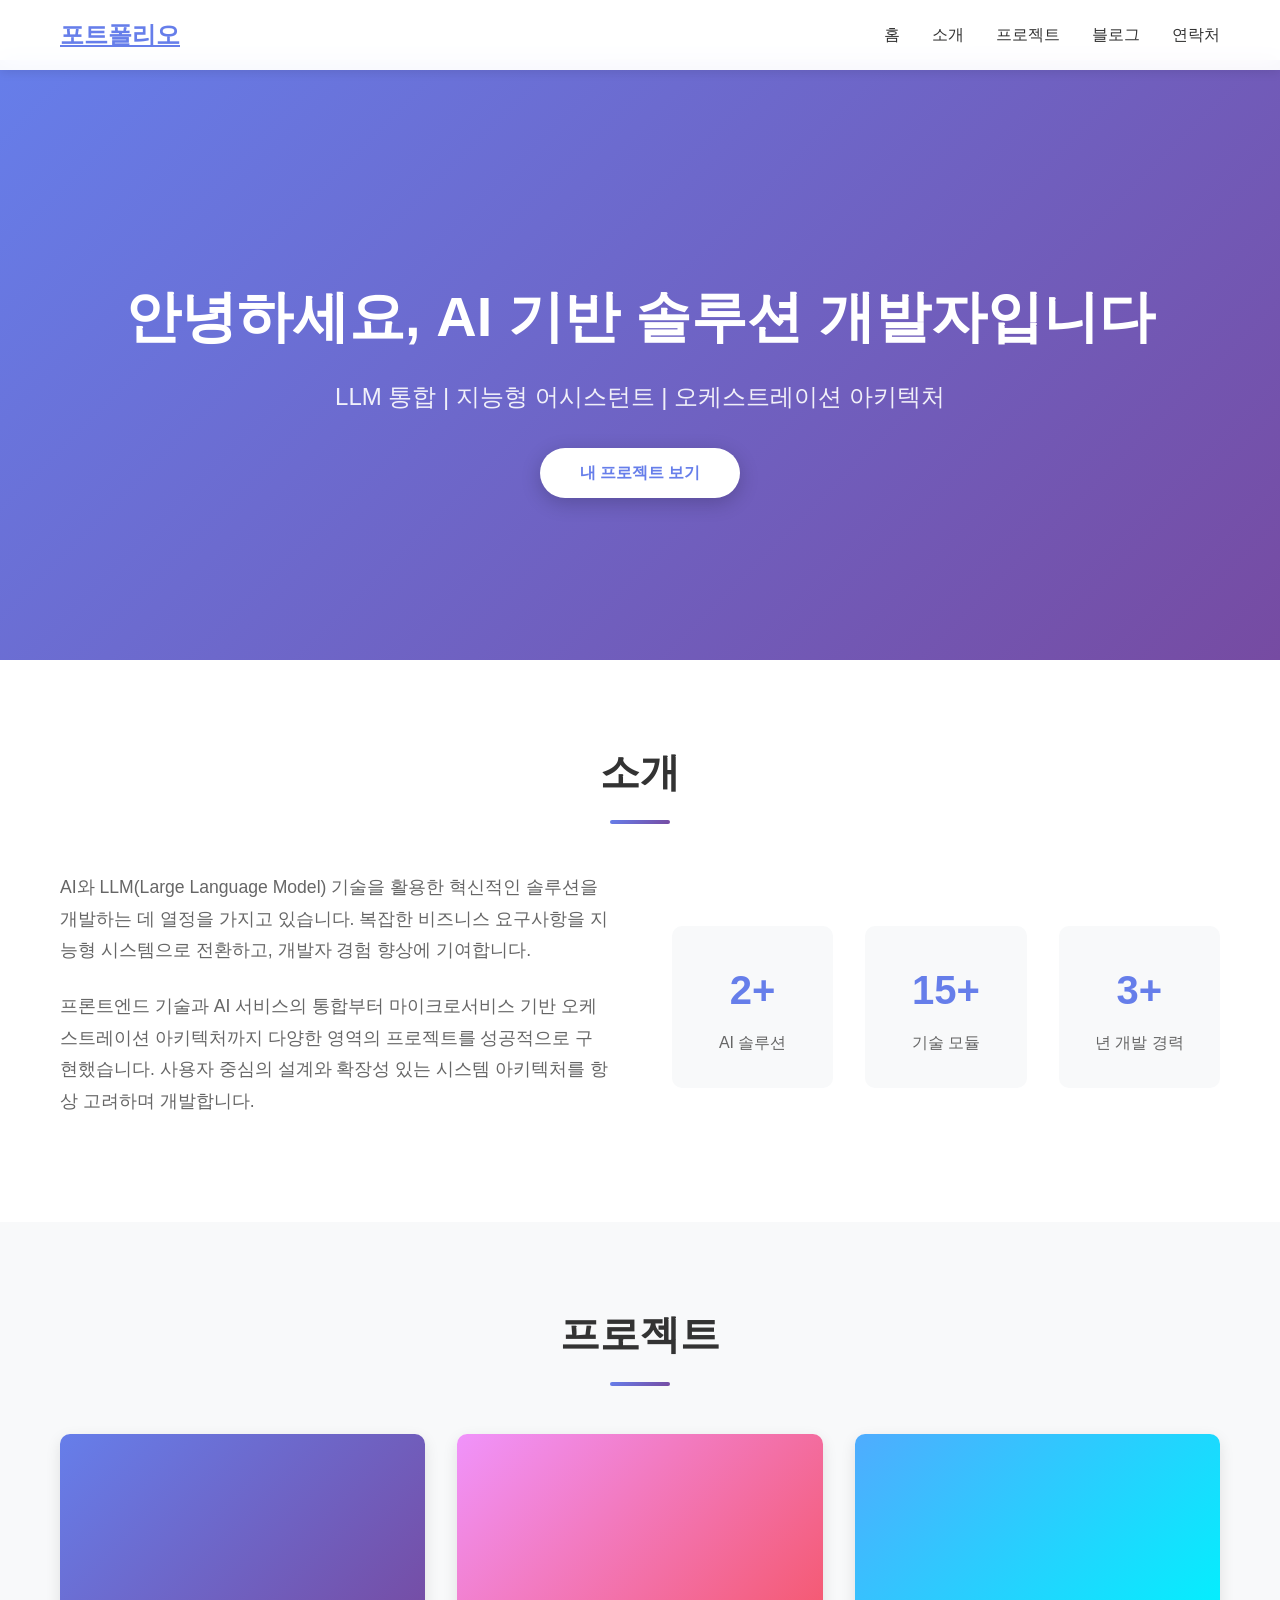
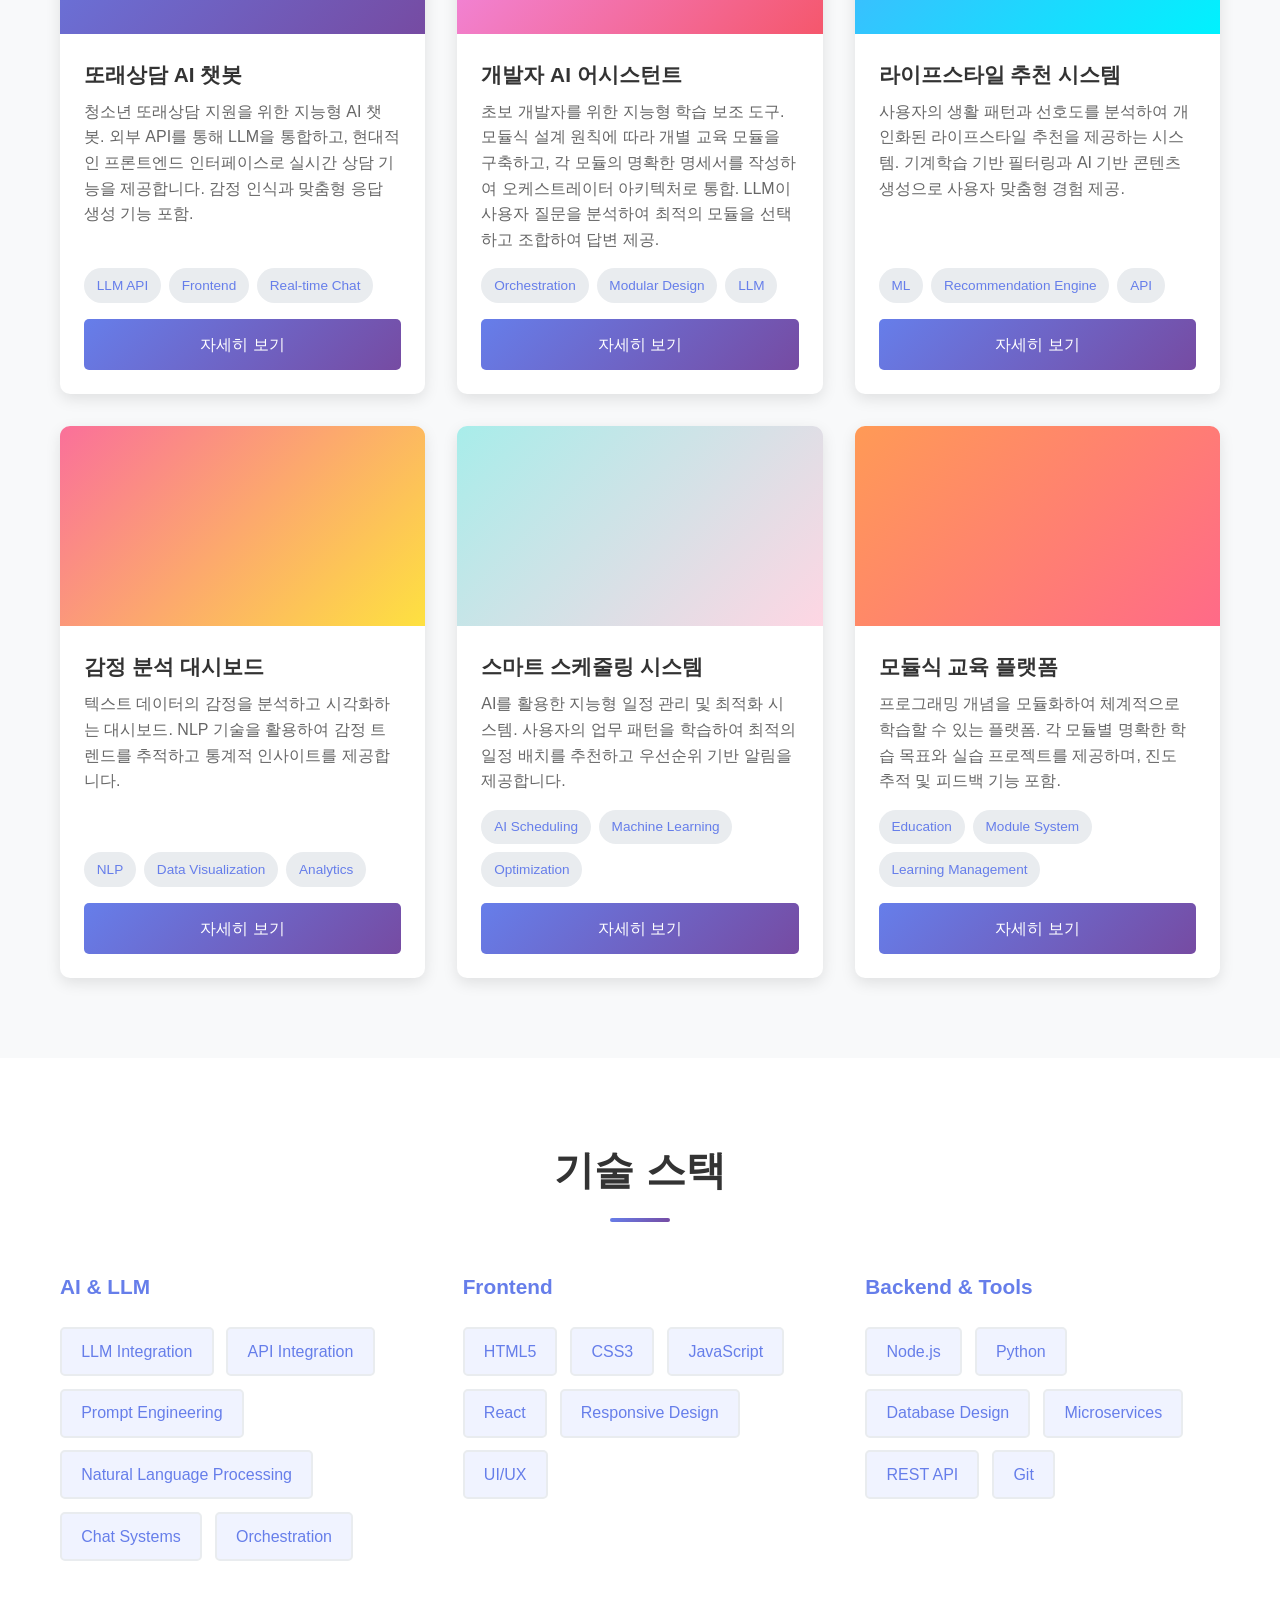
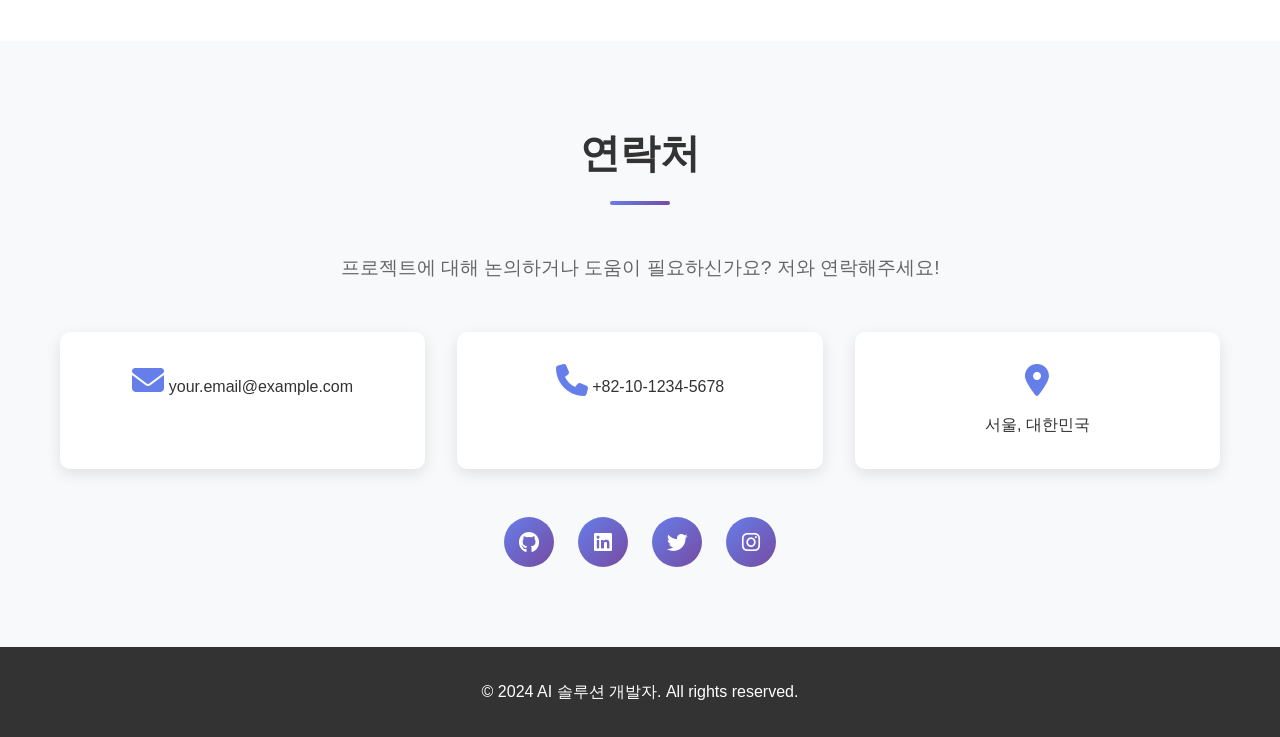
<file: index.html>
<!DOCTYPE html>
<html lang="ko">
<head>
    <meta charset="UTF-8">
    <meta name="viewport" content="width=device-width, initial-scale=1.0">
    <title>김개발 | 포트폴리오</title>
    <link rel="stylesheet" href="https://cdnjs.cloudflare.com/ajax/libs/font-awesome/6.4.0/css/all.min.css">
    <link rel="stylesheet" href="styles.css">
</head>
<body>
    <!-- 네비게이션 바 -->
    <nav class="navbar">
        <div class="container">
            <a href="index.html" class="logo">포트폴리오</a>
            <ul class="nav-links">
                <li><a href="index.html#hero">홈</a></li>
                <li><a href="about.html">소개</a></li>
                <li><a href="index.html#projects">프로젝트</a></li>
                <li><a href="blog.html">블로그</a></li>
                <li><a href="contact.html">연락처</a></li>
            </ul>
        </div>
    </nav>

    <!-- 히어로 섹션 -->
    <section id="hero" class="hero">
        <div class="hero-content">
            <h1 class="hero-title">안녕하세요, AI 기반 솔루션 개발자입니다</h1>
            <p class="hero-subtitle">LLM 통합 | 지능형 어시스턴트 | 오케스트레이션 아키텍처</p>
            <a href="#projects" class="cta-button">내 프로젝트 보기</a>
        </div>
    </section>

    <!-- 소개 섹션 -->
    <section id="about" class="about">
        <div class="container">
            <h2 class="section-title">소개</h2>
            <div class="about-content">
                <div class="about-text">
                    <p>AI와 LLM(Large Language Model) 기술을 활용한 혁신적인 솔루션을 개발하는 데 열정을 가지고 있습니다. 복잡한 비즈니스 요구사항을 지능형 시스템으로 전환하고, 개발자 경험 향상에 기여합니다.</p>
                    <p>프론트엔드 기술과 AI 서비스의 통합부터 마이크로서비스 기반 오케스트레이션 아키텍처까지 다양한 영역의 프로젝트를 성공적으로 구현했습니다. 사용자 중심의 설계와 확장성 있는 시스템 아키텍처를 항상 고려하며 개발합니다.</p>
                </div>
                <div class="about-stats">
                    <div class="stat">
                        <div class="stat-number">2+</div>
                        <div class="stat-label">AI 솔루션</div>
                    </div>
                    <div class="stat">
                        <div class="stat-number">15+</div>
                        <div class="stat-label">기술 모듈</div>
                    </div>
                    <div class="stat">
                        <div class="stat-number">3+</div>
                        <div class="stat-label">년 개발 경력</div>
                    </div>
                </div>
            </div>
        </div>
    </section>

    <!-- 프로젝트 섹션 -->
    <section id="projects" class="projects">
        <div class="container">
            <h2 class="section-title">프로젝트</h2>
            <div class="projects-grid">
                <div class="project-card">
                    <div class="project-image" style="background: linear-gradient(135deg, #667eea 0%, #764ba2 100%);"></div>
                    <h3>또래상담 AI 챗봇</h3>
                    <p>청소년 또래상담 지원을 위한 지능형 AI 챗봇. 외부 API를 통해 LLM을 통합하고, 현대적인 프론트엔드 인터페이스로 실시간 상담 기능을 제공합니다. 감정 인식과 맞춤형 응답 생성 기능 포함.</p>
                    <div class="project-tags">
                        <span class="tag">LLM API</span>
                        <span class="tag">Frontend</span>
                        <span class="tag">Real-time Chat</span>
                    </div>
                    <a href="projects/project1.html" class="project-link">자세히 보기</a>
                </div>

                <div class="project-card">
                    <div class="project-image" style="background: linear-gradient(135deg, #f093fb 0%, #f5576c 100%);"></div>
                    <h3>개발자 AI 어시스턴트</h3>
                    <p>초보 개발자를 위한 지능형 학습 보조 도구. 모듈식 설계 원칙에 따라 개별 교육 모듈을 구축하고, 각 모듈의 명확한 명세서를 작성하여 오케스트레이터 아키텍처로 통합. LLM이 사용자 질문을 분석하여 최적의 모듈을 선택하고 조합하여 답변 제공.</p>
                    <div class="project-tags">
                        <span class="tag">Orchestration</span>
                        <span class="tag">Modular Design</span>
                        <span class="tag">LLM</span>
                    </div>
                    <a href="projects/project2.html" class="project-link">자세히 보기</a>
                </div>

                <div class="project-card">
                    <div class="project-image" style="background: linear-gradient(135deg, #4facfe 0%, #00f2fe 100%);"></div>
                    <h3>라이프스타일 추천 시스템</h3>
                    <p>사용자의 생활 패턴과 선호도를 분석하여 개인화된 라이프스타일 추천을 제공하는 시스템. 기계학습 기반 필터링과 AI 기반 콘텐츠 생성으로 사용자 맞춤형 경험 제공.</p>
                    <div class="project-tags">
                        <span class="tag">ML</span>
                        <span class="tag">Recommendation Engine</span>
                        <span class="tag">API</span>
                    </div>
                    <a href="projects/project3.html" class="project-link">자세히 보기</a>
                </div>

                <div class="project-card">
                    <div class="project-image" style="background: linear-gradient(135deg, #fa709a 0%, #fee140 100%);"></div>
                    <h3>감정 분석 대시보드</h3>
                    <p>텍스트 데이터의 감정을 분석하고 시각화하는 대시보드. NLP 기술을 활용하여 감정 트렌드를 추적하고 통계적 인사이트를 제공합니다.</p>
                    <div class="project-tags">
                        <span class="tag">NLP</span>
                        <span class="tag">Data Visualization</span>
                        <span class="tag">Analytics</span>
                    </div>
                    <a href="projects/project4.html" class="project-link">자세히 보기</a>
                </div>

                <div class="project-card">
                    <div class="project-image" style="background: linear-gradient(135deg, #a8edea 0%, #fed6e3 100%);"></div>
                    <h3>스마트 스케줄링 시스템</h3>
                    <p>AI를 활용한 지능형 일정 관리 및 최적화 시스템. 사용자의 업무 패턴을 학습하여 최적의 일정 배치를 추천하고 우선순위 기반 알림을 제공합니다.</p>
                    <div class="project-tags">
                        <span class="tag">AI Scheduling</span>
                        <span class="tag">Machine Learning</span>
                        <span class="tag">Optimization</span>
                    </div>
                    <a href="projects/project5.html" class="project-link">자세히 보기</a>
                </div>

                <div class="project-card">
                    <div class="project-image" style="background: linear-gradient(135deg, #ff9a56 0%, #ff6a88 100%);"></div>
                    <h3>모듈식 교육 플랫폼</h3>
                    <p>프로그래밍 개념을 모듈화하여 체계적으로 학습할 수 있는 플랫폼. 각 모듈별 명확한 학습 목표와 실습 프로젝트를 제공하며, 진도 추적 및 피드백 기능 포함.</p>
                    <div class="project-tags">
                        <span class="tag">Education</span>
                        <span class="tag">Module System</span>
                        <span class="tag">Learning Management</span>
                    </div>
                    <a href="projects/project6.html" class="project-link">자세히 보기</a>
                </div>
            </div>
        </div>
    </section>

    <!-- 기술 섹션 -->
    <section id="skills" class="skills">
        <div class="container">
            <h2 class="section-title">기술 스택</h2>
            <div class="skills-grid">
                <div class="skill-category">
                    <h3>AI & LLM</h3>
                    <div class="skill-items">
                        <span class="skill-item">LLM Integration</span>
                        <span class="skill-item">API Integration</span>
                        <span class="skill-item">Prompt Engineering</span>
                        <span class="skill-item">Natural Language Processing</span>
                        <span class="skill-item">Chat Systems</span>
                        <span class="skill-item">Orchestration</span>
                    </div>
                </div>

                <div class="skill-category">
                    <h3>Frontend</h3>
                    <div class="skill-items">
                        <span class="skill-item">HTML5</span>
                        <span class="skill-item">CSS3</span>
                        <span class="skill-item">JavaScript</span>
                        <span class="skill-item">React</span>
                        <span class="skill-item">Responsive Design</span>
                        <span class="skill-item">UI/UX</span>
                    </div>
                </div>

                <div class="skill-category">
                    <h3>Backend & Tools</h3>
                    <div class="skill-items">
                        <span class="skill-item">Node.js</span>
                        <span class="skill-item">Python</span>
                        <span class="skill-item">Database Design</span>
                        <span class="skill-item">Microservices</span>
                        <span class="skill-item">REST API</span>
                        <span class="skill-item">Git</span>
                    </div>
                </div>
            </div>
        </div>
    </section>

    <!-- 연락처 섹션 -->
    <section id="contact" class="contact">
        <div class="container">
            <h2 class="section-title">연락처</h2>
            <div class="contact-content">
                <p class="contact-intro">프로젝트에 대해 논의하거나 도움이 필요하신가요? 저와 연락해주세요!</p>
                <div class="contact-methods">
                    <div class="contact-item">
                        <i class="fas fa-envelope"></i>
                        <a href="mailto:your.email@example.com">your.email@example.com</a>
                    </div>
                    <div class="contact-item">
                        <i class="fas fa-phone"></i>
                        <a href="tel:+82-10-1234-5678">+82-10-1234-5678</a>
                    </div>
                    <div class="contact-item">
                        <i class="fas fa-map-marker-alt"></i>
                        <p>서울, 대한민국</p>
                    </div>
                </div>
                <div class="social-links">
                    <a href="https://github.com" target="_blank" class="social-link">
                        <i class="fab fa-github"></i>
                    </a>
                    <a href="https://linkedin.com" target="_blank" class="social-link">
                        <i class="fab fa-linkedin"></i>
                    </a>
                    <a href="https://twitter.com" target="_blank" class="social-link">
                        <i class="fab fa-twitter"></i>
                    </a>
                    <a href="https://instagram.com" target="_blank" class="social-link">
                        <i class="fab fa-instagram"></i>
                    </a>
                </div>
            </div>
        </div>
    </section>

    <!-- 푸터 -->
    <footer class="footer">
        <div class="container">
            <p>&copy; 2024 AI 솔루션 개발자. All rights reserved.</p>
        </div>
    </footer>

    <script src="script.js"></script>    <script src="script.js"></script></body>
</html>
</file>
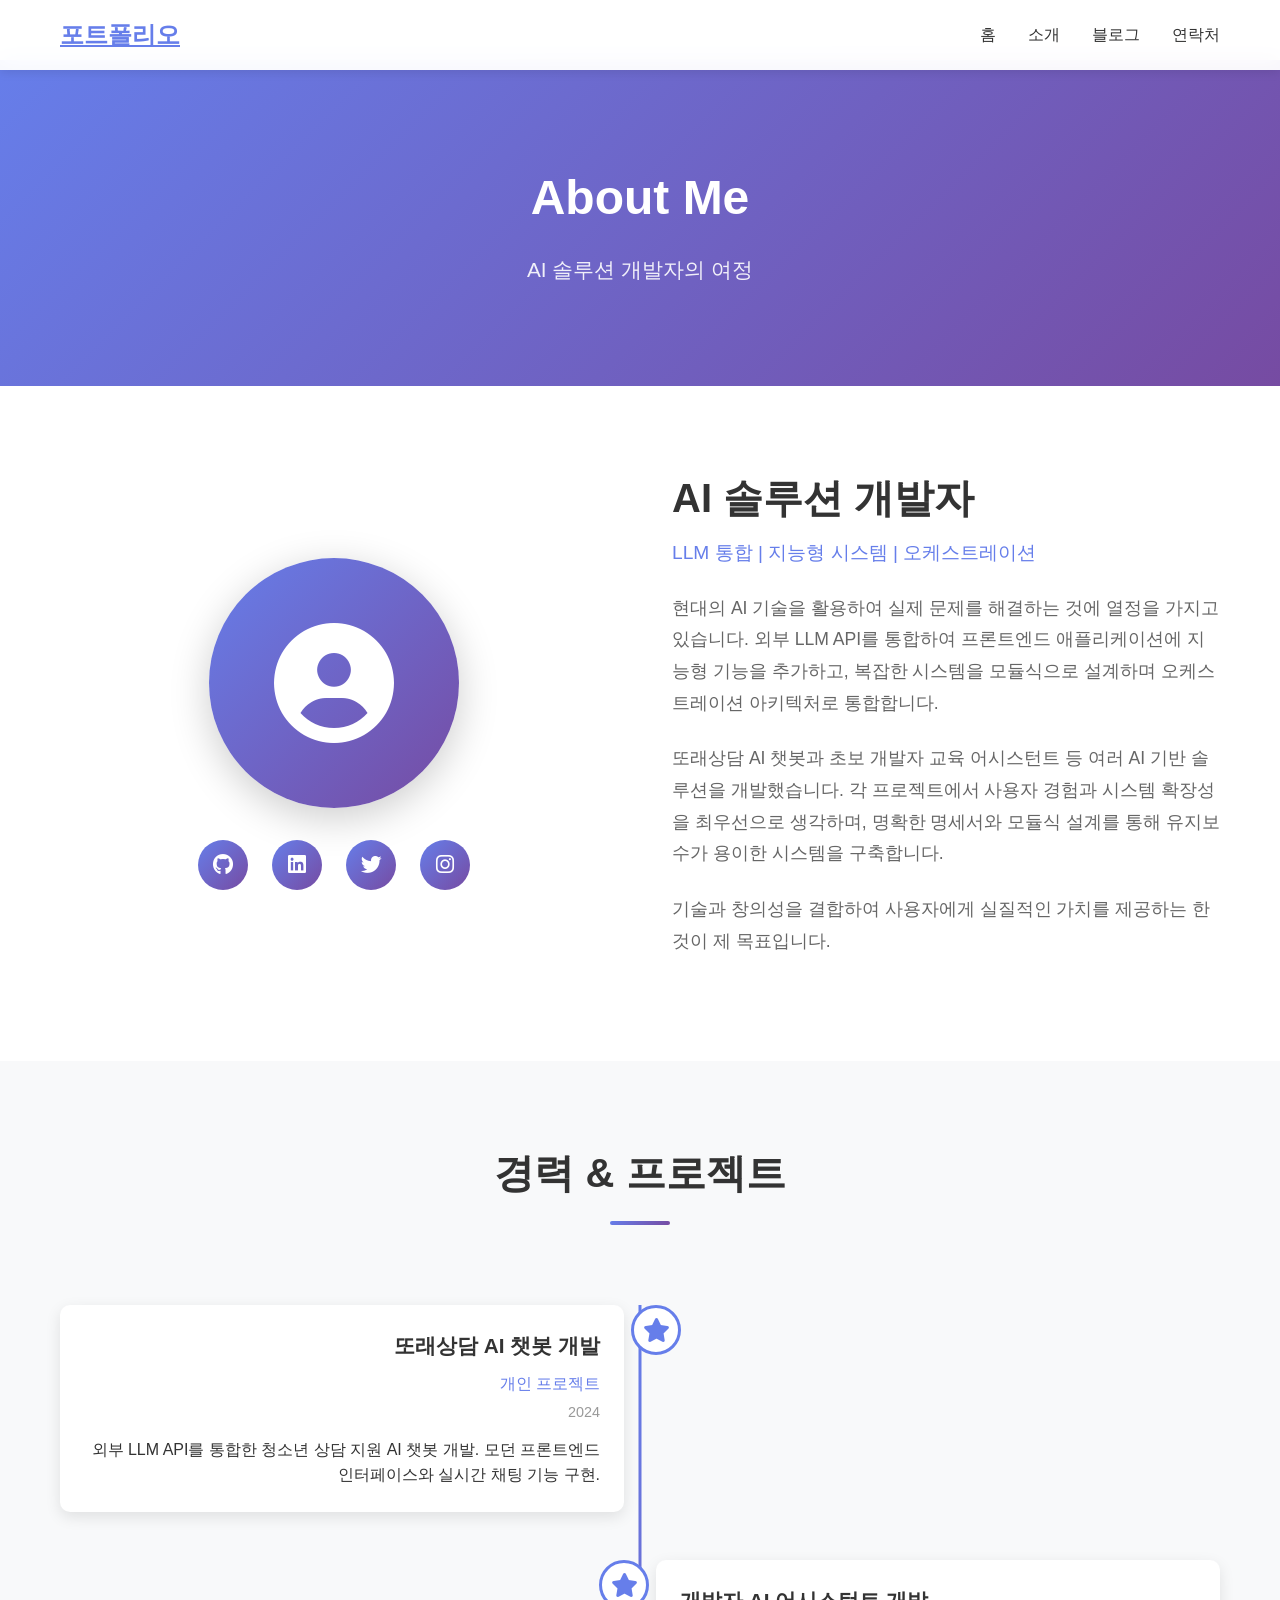
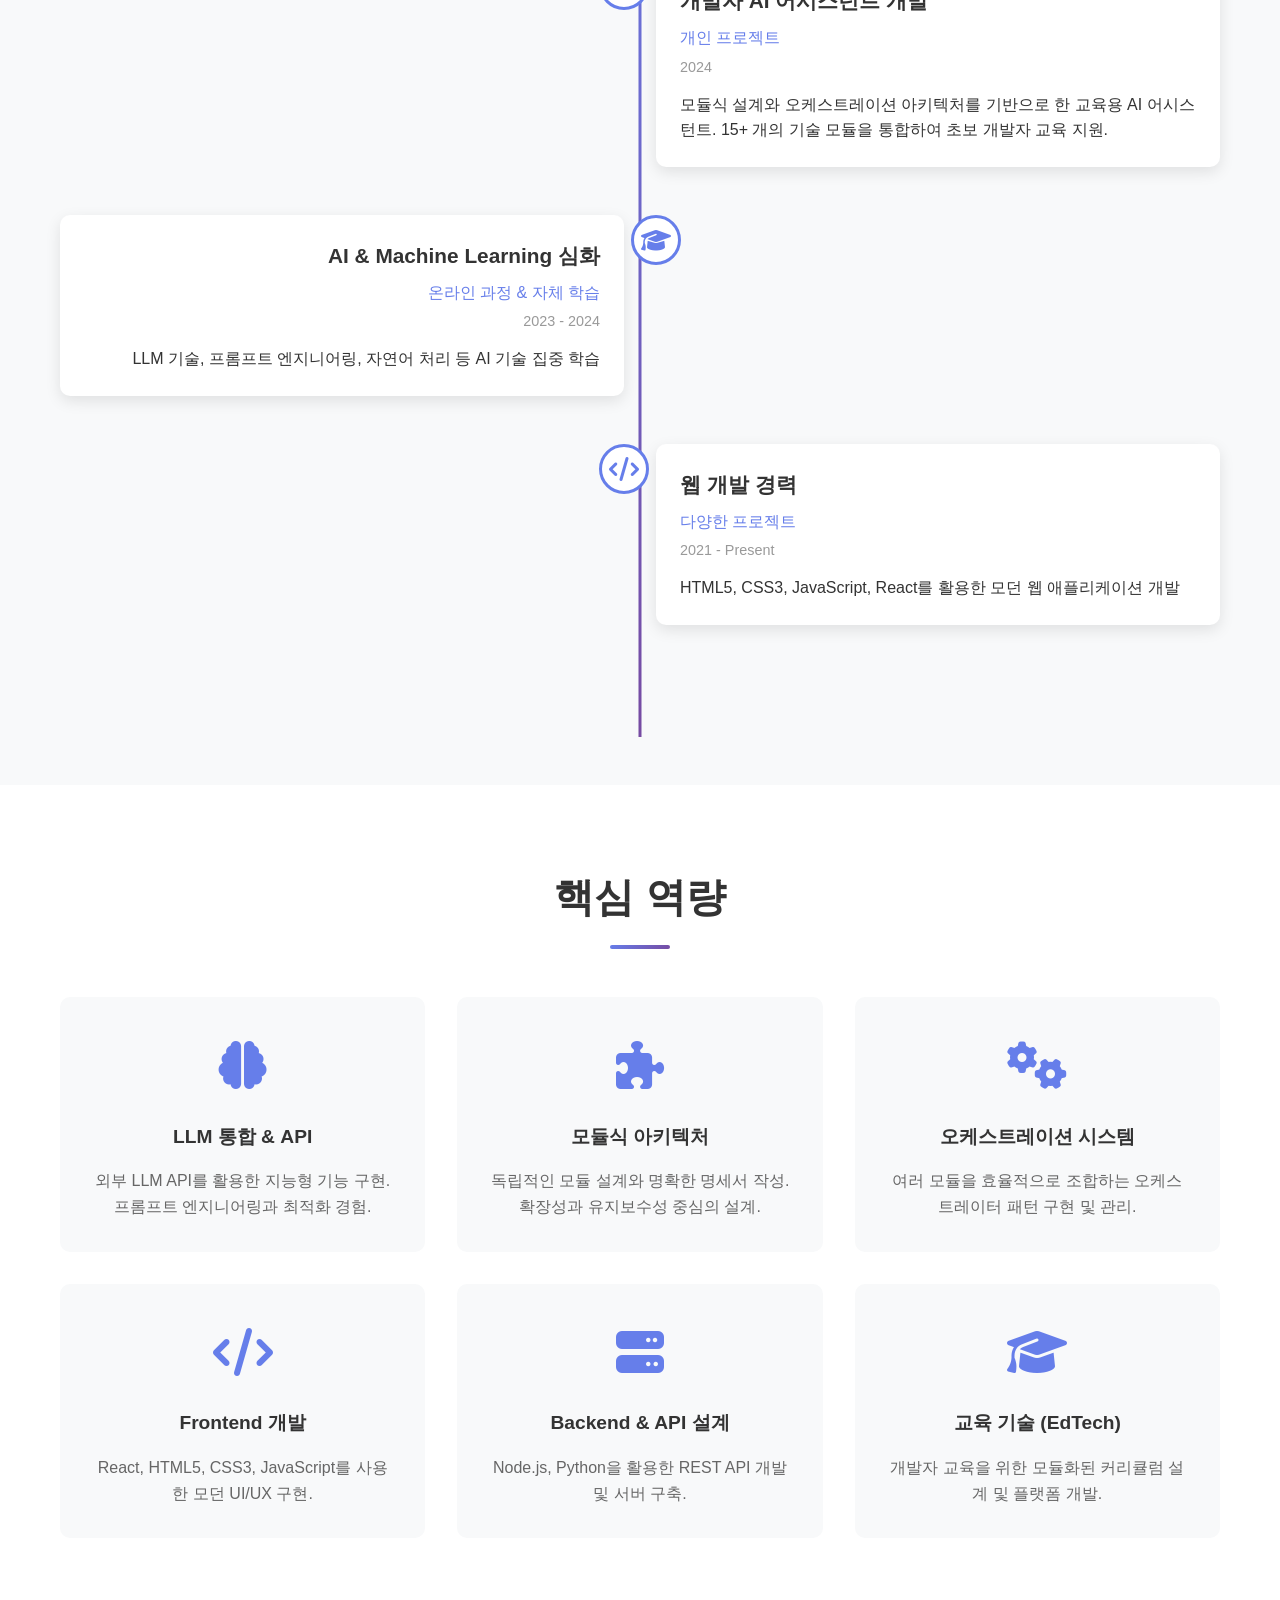
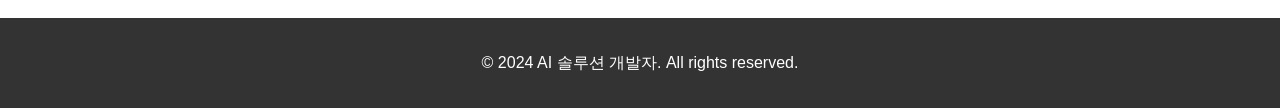
<file: about.html>
<!DOCTYPE html>
<html lang="ko">
<head>
    <meta charset="UTF-8">
    <meta name="viewport" content="width=device-width, initial-scale=1.0">
    <title>About Me | 포트폴리오</title>
    <link rel="stylesheet" href="https://cdnjs.cloudflare.com/ajax/libs/font-awesome/6.4.0/css/all.min.css">
    <link rel="stylesheet" href="styles.css">
    <link rel="stylesheet" href="css/pages.css">
</head>
<body>
    <!-- 네비게이션 바 -->
    <nav class="navbar">
        <div class="container">
            <a href="index.html" class="logo">포트폴리오</a>
            <ul class="nav-links">
                <li><a href="index.html">홈</a></li>
                <li><a href="about.html" class="active">소개</a></li>
                <li><a href="blog.html">블로그</a></li>
                <li><a href="contact.html">연락처</a></li>
            </ul>
        </div>
    </nav>

    <!-- 페이지 헤더 -->
    <section class="page-header">
        <h1>About Me</h1>
        <p>AI 솔루션 개발자의 여정</p>
    </section>

    <main>
        <!-- 개인 소개 -->
        <section class="about-detail">
            <div class="container">
                <div class="about-grid">
                    <div class="about-left">
                        <div class="profile-image-large">
                            <i class="fas fa-user-circle"></i>
                        </div>
                        <div class="social-links-about">
                            <a href="#" class="social-link-about"><i class="fab fa-github"></i></a>
                            <a href="#" class="social-link-about"><i class="fab fa-linkedin"></i></a>
                            <a href="#" class="social-link-about"><i class="fab fa-twitter"></i></a>
                            <a href="#" class="social-link-about"><i class="fab fa-instagram"></i></a>
                        </div>
                    </div>
                    <div class="about-right">
                        <h2>AI 솔루션 개발자</h2>
                        <p class="sub-title">LLM 통합 | 지능형 시스템 | 오케스트레이션</p>
                        <p class="description">
                            현대의 AI 기술을 활용하여 실제 문제를 해결하는 것에 열정을 가지고 있습니다. 외부 LLM API를 통합하여 프론트엔드 애플리케이션에 지능형 기능을 추가하고, 복잡한 시스템을 모듈식으로 설계하며 오케스트레이션 아키텍처로 통합합니다.
                        </p>
                        <p class="description">
                            또래상담 AI 챗봇과 초보 개발자 교육 어시스턴트 등 여러 AI 기반 솔루션을 개발했습니다. 각 프로젝트에서 사용자 경험과 시스템 확장성을 최우선으로 생각하며, 명확한 명세서와 모듈식 설계를 통해 유지보수가 용이한 시스템을 구축합니다.
                        </p>
                        <p class="description">
                            기술과 창의성을 결합하여 사용자에게 실질적인 가치를 제공하는 한 것이 제 목표입니다.
                        </p>
                    </div>
                </div>
            </div>
        </section>

        <!-- 경력 및 교육 -->
        <section class="timeline-section">
            <div class="container">
                <h2 class="section-title">경력 & 프로젝트</h2>
                <div class="timeline">
                    <div class="timeline-item">
                        <div class="timeline-marker">
                            <i class="fas fa-star"></i>
                        </div>
                        <div class="timeline-content">
                            <h3>또래상담 AI 챗봇 개발</h3>
                            <p class="timeline-company">개인 프로젝트</p>
                            <p class="timeline-date">2024</p>
                            <p>외부 LLM API를 통합한 청소년 상담 지원 AI 챗봇 개발. 모던 프론트엔드 인터페이스와 실시간 채팅 기능 구현.</p>
                        </div>
                    </div>

                    <div class="timeline-item">
                        <div class="timeline-marker">
                            <i class="fas fa-star"></i>
                        </div>
                        <div class="timeline-content">
                            <h3>개발자 AI 어시스턴트 개발</h3>
                            <p class="timeline-company">개인 프로젝트</p>
                            <p class="timeline-date">2024</p>
                            <p>모듈식 설계와 오케스트레이션 아키텍처를 기반으로 한 교육용 AI 어시스턴트. 15+ 개의 기술 모듈을 통합하여 초보 개발자 교육 지원.</p>
                        </div>
                    </div>

                    <div class="timeline-item">
                        <div class="timeline-marker">
                            <i class="fas fa-graduation-cap"></i>
                        </div>
                        <div class="timeline-content">
                            <h3>AI & Machine Learning 심화</h3>
                            <p class="timeline-company">온라인 과정 & 자체 학습</p>
                            <p class="timeline-date">2023 - 2024</p>
                            <p>LLM 기술, 프롬프트 엔지니어링, 자연어 처리 등 AI 기술 집중 학습</p>
                        </div>
                    </div>

                    <div class="timeline-item">
                        <div class="timeline-marker">
                            <i class="fas fa-code"></i>
                        </div>
                        <div class="timeline-content">
                            <h3>웹 개발 경력</h3>
                            <p class="timeline-company">다양한 프로젝트</p>
                            <p class="timeline-date">2021 - Present</p>
                            <p>HTML5, CSS3, JavaScript, React를 활용한 모던 웹 애플리케이션 개발</p>
                        </div>
                    </div>
                </div>
            </div>
        </section>

        <!-- 전문 분야 -->
        <section class="expertise-section">
            <div class="container">
                <h2 class="section-title">핵심 역량</h2>
                <div class="expertise-grid">
                    <div class="expertise-item">
                        <div class="expertise-icon">
                            <i class="fas fa-brain"></i>
                        </div>
                        <h3>LLM 통합 & API</h3>
                        <p>외부 LLM API를 활용한 지능형 기능 구현. 프롬프트 엔지니어링과 최적화 경험.</p>
                    </div>

                    <div class="expertise-item">
                        <div class="expertise-icon">
                            <i class="fas fa-puzzle-piece"></i>
                        </div>
                        <h3>모듈식 아키텍처</h3>
                        <p>독립적인 모듈 설계와 명확한 명세서 작성. 확장성과 유지보수성 중심의 설계.</p>
                    </div>

                    <div class="expertise-item">
                        <div class="expertise-icon">
                            <i class="fas fa-cogs"></i>
                        </div>
                        <h3>오케스트레이션 시스템</h3>
                        <p>여러 모듈을 효율적으로 조합하는 오케스트레이터 패턴 구현 및 관리.</p>
                    </div>

                    <div class="expertise-item">
                        <div class="expertise-icon">
                            <i class="fas fa-code"></i>
                        </div>
                        <h3>Frontend 개발</h3>
                        <p>React, HTML5, CSS3, JavaScript를 사용한 모던 UI/UX 구현.</p>
                    </div>

                    <div class="expertise-item">
                        <div class="expertise-icon">
                            <i class="fas fa-server"></i>
                        </div>
                        <h3>Backend & API 설계</h3>
                        <p>Node.js, Python을 활용한 REST API 개발 및 서버 구축.</p>
                    </div>

                    <div class="expertise-item">
                        <div class="expertise-icon">
                            <i class="fas fa-graduation-cap"></i>
                        </div>
                        <h3>교육 기술 (EdTech)</h3>
                        <p>개발자 교육을 위한 모듈화된 커리큘럼 설계 및 플랫폼 개발.</p>
                    </div>
                </div>
            </div>
        </section>
    </main>

    <!-- 푸터 -->
    <footer class="footer">
        <div class="container">
            <p>&copy; 2024 AI 솔루션 개발자. All rights reserved.</p>
        </div>
    </footer>

    <script src="js/common.js"></script>
</body>
</html>
</file>
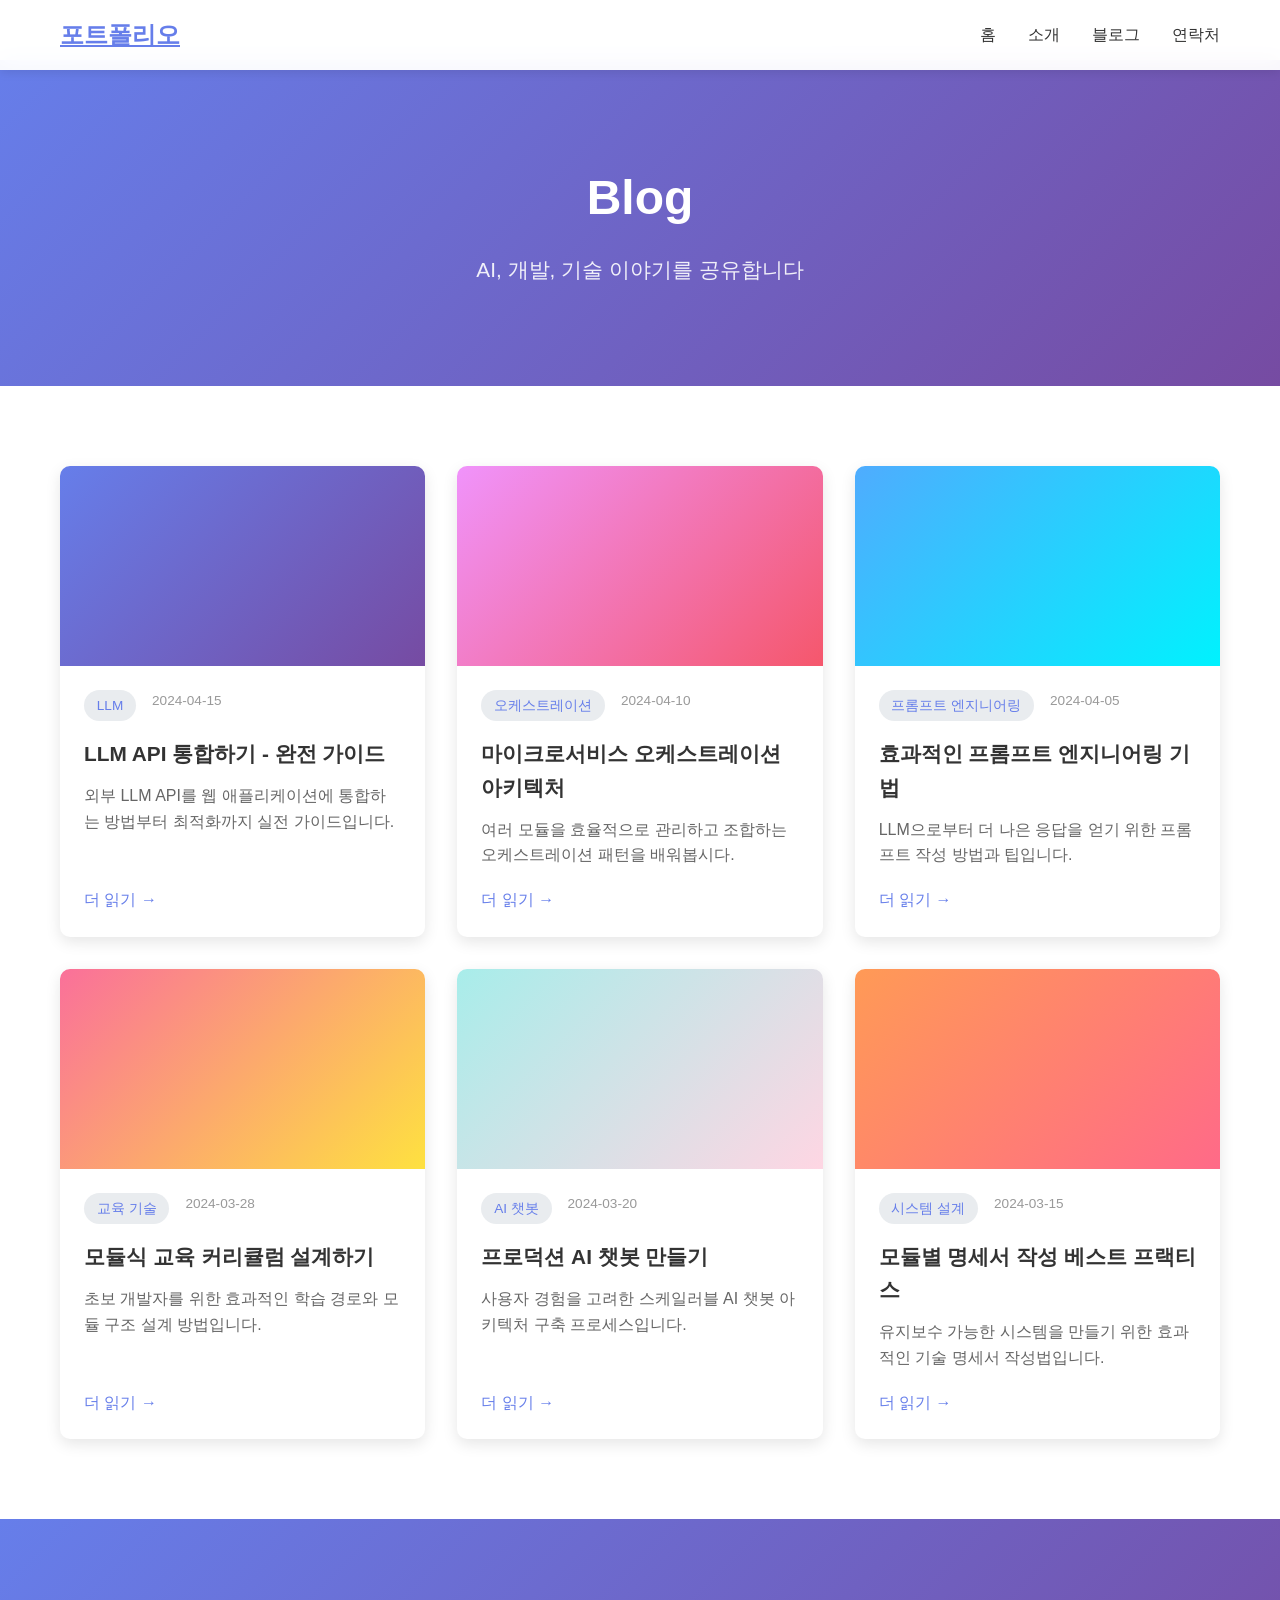
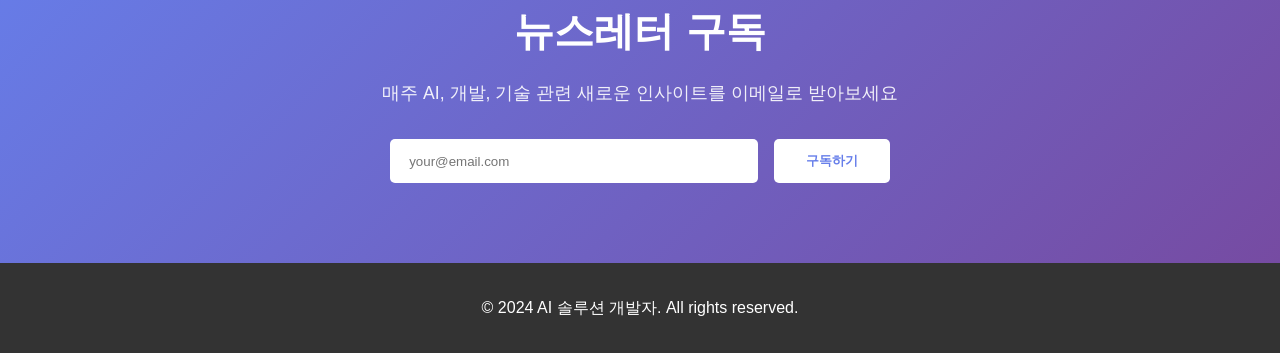
<file: blog.html>
<!DOCTYPE html>
<html lang="ko">
<head>
    <meta charset="UTF-8">
    <meta name="viewport" content="width=device-width, initial-scale=1.0">
    <title>Blog | 포트폴리오</title>
    <link rel="stylesheet" href="https://cdnjs.cloudflare.com/ajax/libs/font-awesome/6.4.0/css/all.min.css">
    <link rel="stylesheet" href="styles.css">
    <link rel="stylesheet" href="css/pages.css">
</head>
<body>
    <!-- 네비게이션 바 -->
    <nav class="navbar">
        <div class="container">
            <a href="index.html" class="logo">포트폴리오</a>
            <ul class="nav-links">
                <li><a href="index.html">홈</a></li>
                <li><a href="about.html">소개</a></li>
                <li><a href="blog.html" class="active">블로그</a></li>
                <li><a href="contact.html">연락처</a></li>
            </ul>
        </div>
    </nav>

    <!-- 페이지 헤더 -->
    <section class="page-header">
        <h1>Blog</h1>
        <p>AI, 개발, 기술 이야기를 공유합니다</p>
    </section>

    <main>
        <!-- 블로그 포스트 -->
        <section class="blog-section">
            <div class="container">
                <div class="blog-grid">
                    <article class="blog-card">
                        <div class="blog-image" style="background: linear-gradient(135deg, #667eea 0%, #764ba2 100%);"></div>
                        <div class="blog-content">
                            <div class="blog-meta">
                                <span class="blog-category">LLM</span>
                                <span class="blog-date">2024-04-15</span>
                            </div>
                            <h2>LLM API 통합하기 - 완전 가이드</h2>
                            <p>외부 LLM API를 웹 애플리케이션에 통합하는 방법부터 최적화까지 실전 가이드입니다.</p>
                            <a href="#" class="read-more">더 읽기 →</a>
                        </div>
                    </article>

                    <article class="blog-card">
                        <div class="blog-image" style="background: linear-gradient(135deg, #f093fb 0%, #f5576c 100%);"></div>
                        <div class="blog-content">
                            <div class="blog-meta">
                                <span class="blog-category">오케스트레이션</span>
                                <span class="blog-date">2024-04-10</span>
                            </div>
                            <h2>마이크로서비스 오케스트레이션 아키텍처</h2>
                            <p>여러 모듈을 효율적으로 관리하고 조합하는 오케스트레이션 패턴을 배워봅시다.</p>
                            <a href="#" class="read-more">더 읽기 →</a>
                        </div>
                    </article>

                    <article class="blog-card">
                        <div class="blog-image" style="background: linear-gradient(135deg, #4facfe 0%, #00f2fe 100%);"></div>
                        <div class="blog-content">
                            <div class="blog-meta">
                                <span class="blog-category">프롬프트 엔지니어링</span>
                                <span class="blog-date">2024-04-05</span>
                            </div>
                            <h2>효과적인 프롬프트 엔지니어링 기법</h2>
                            <p>LLM으로부터 더 나은 응답을 얻기 위한 프롬프트 작성 방법과 팁입니다.</p>
                            <a href="#" class="read-more">더 읽기 →</a>
                        </div>
                    </article>

                    <article class="blog-card">
                        <div class="blog-image" style="background: linear-gradient(135deg, #fa709a 0%, #fee140 100%);"></div>
                        <div class="blog-content">
                            <div class="blog-meta">
                                <span class="blog-category">교육 기술</span>
                                <span class="blog-date">2024-03-28</span>
                            </div>
                            <h2>모듈식 교육 커리큘럼 설계하기</h2>
                            <p>초보 개발자를 위한 효과적인 학습 경로와 모듈 구조 설계 방법입니다.</p>
                            <a href="#" class="read-more">더 읽기 →</a>
                        </div>
                    </article>

                    <article class="blog-card">
                        <div class="blog-image" style="background: linear-gradient(135deg, #a8edea 0%, #fed6e3 100%);"></div>
                        <div class="blog-content">
                            <div class="blog-meta">
                                <span class="blog-category">AI 챗봇</span>
                                <span class="blog-date">2024-03-20</span>
                            </div>
                            <h2>프로덕션 AI 챗봇 만들기</h2>
                            <p>사용자 경험을 고려한 스케일러블 AI 챗봇 아키텍처 구축 프로세스입니다.</p>
                            <a href="#" class="read-more">더 읽기 →</a>
                        </div>
                    </article>

                    <article class="blog-card">
                        <div class="blog-image" style="background: linear-gradient(135deg, #ff9a56 0%, #ff6a88 100%);"></div>
                        <div class="blog-content">
                            <div class="blog-meta">
                                <span class="blog-category">시스템 설계</span>
                                <span class="blog-date">2024-03-15</span>
                            </div>
                            <h2>모듈별 명세서 작성 베스트 프랙티스</h2>
                            <p>유지보수 가능한 시스템을 만들기 위한 효과적인 기술 명세서 작성법입니다.</p>
                            <a href="#" class="read-more">더 읽기 →</a>
                        </div>
                    </article>
                </div>
            </div>
        </section>

        <!-- 뉴스레터 구독 -->
        <section class="newsletter-section">
            <div class="container">
                <div class="newsletter-content">
                    <h2>뉴스레터 구독</h2>
                    <p>매주 AI, 개발, 기술 관련 새로운 인사이트를 이메일로 받아보세요</p>
                    <form class="newsletter-form">
                        <input type="email" placeholder="your@email.com" required>
                        <button type="submit" class="btn-subscribe">구독하기</button>
                    </form>
                </div>
            </div>
        </section>
    </main>

    <!-- 푸터 -->
    <footer class="footer">
        <div class="container">
            <p>&copy; 2024 AI 솔루션 개발자. All rights reserved.</p>
        </div>
    </footer>

    <script src="js/common.js"></script>
</body>
</html>
</file>
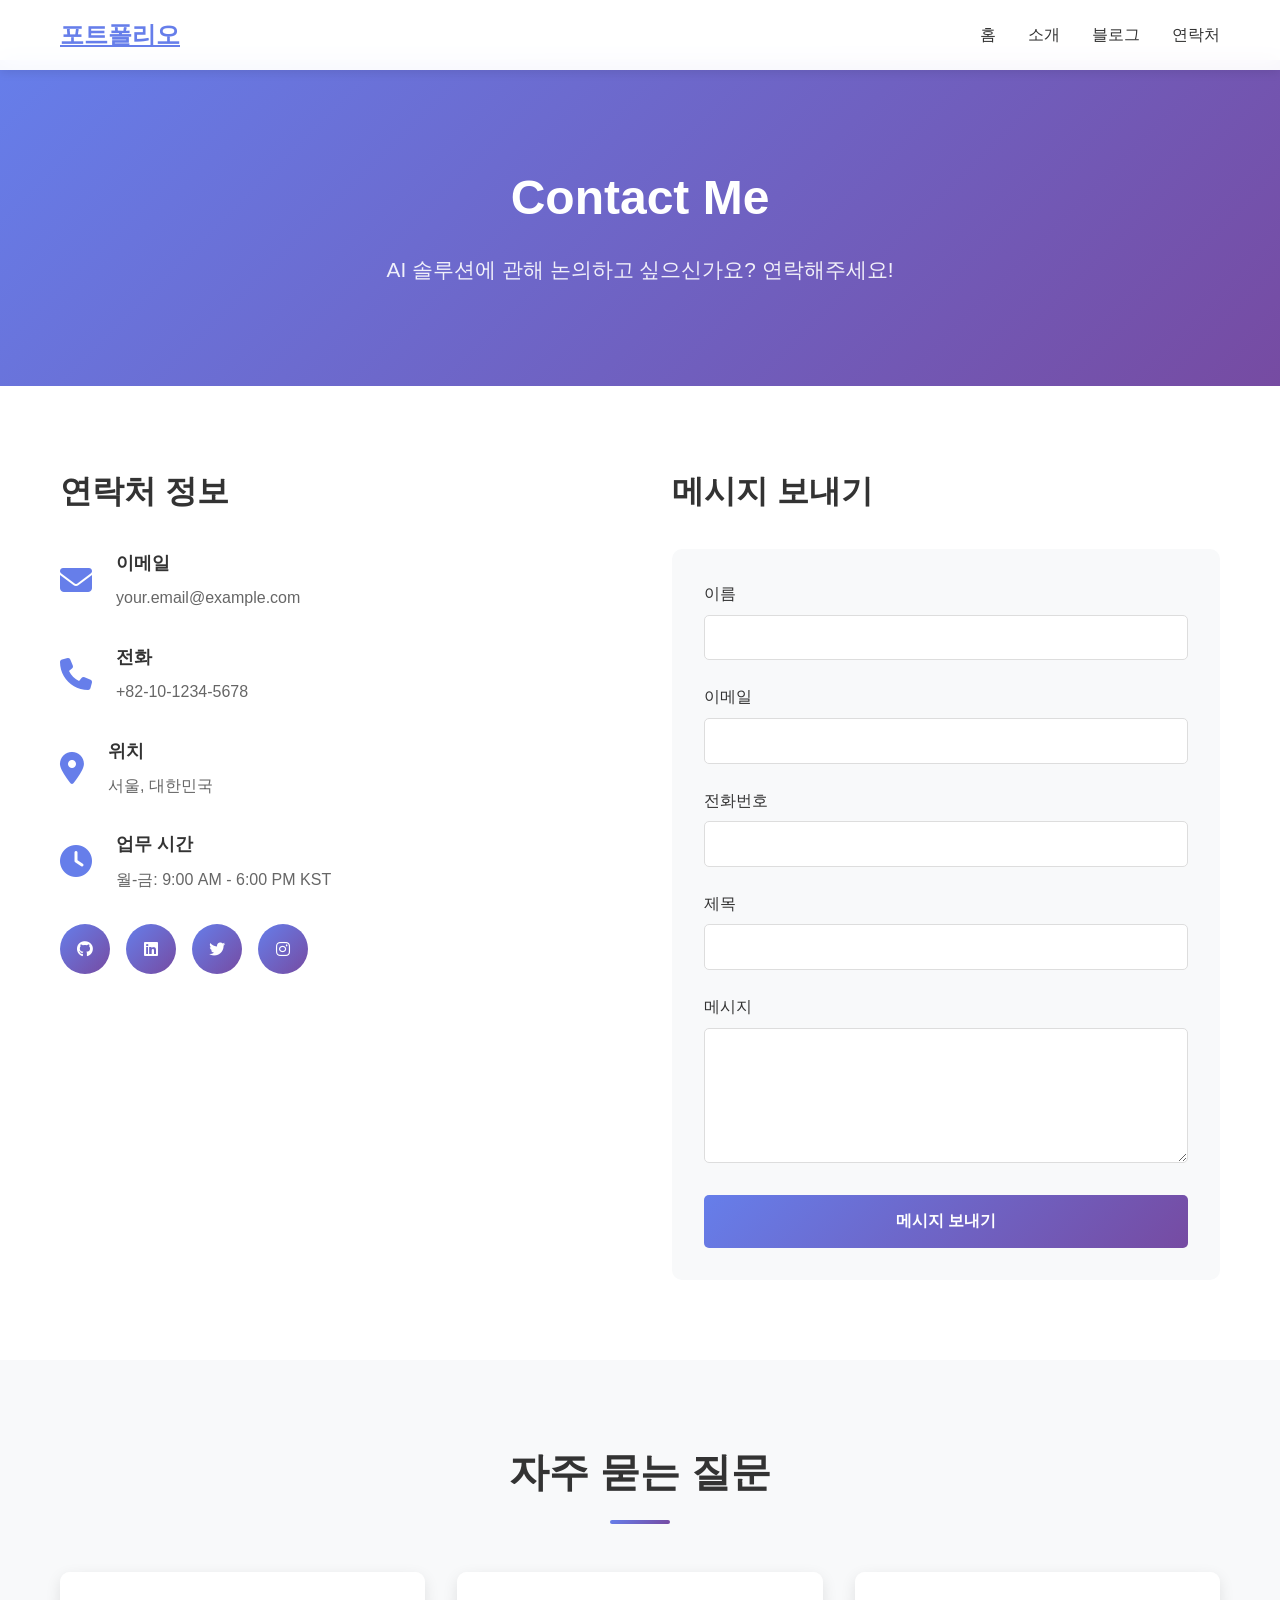
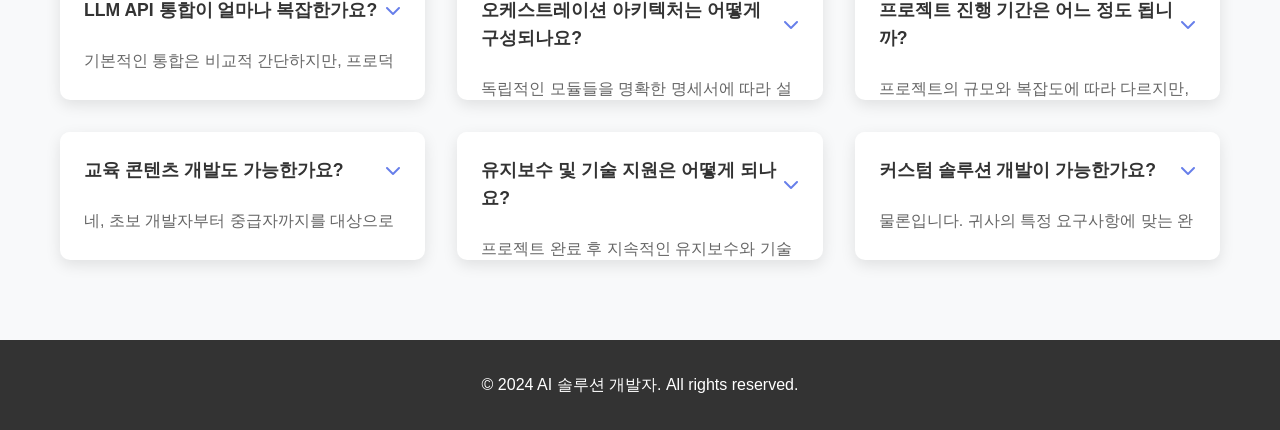
<file: contact.html>
<!DOCTYPE html>
<html lang="ko">
<head>
    <meta charset="UTF-8">
    <meta name="viewport" content="width=device-width, initial-scale=1.0">
    <title>Contact | 포트폴리오</title>
    <link rel="stylesheet" href="https://cdnjs.cloudflare.com/ajax/libs/font-awesome/6.4.0/css/all.min.css">
    <link rel="stylesheet" href="styles.css">
    <link rel="stylesheet" href="css/pages.css">
</head>
<body>
    <!-- 네비게이션 바 -->
    <nav class="navbar">
        <div class="container">
            <a href="index.html" class="logo">포트폴리오</a>
            <ul class="nav-links">
                <li><a href="index.html">홈</a></li>
                <li><a href="about.html">소개</a></li>
                <li><a href="blog.html">블로그</a></li>
                <li><a href="contact.html" class="active">연락처</a></li>
            </ul>
        </div>
    </nav>

    <!-- 페이지 헤더 -->
    <section class="page-header">
        <h1>Contact Me</h1>
        <p>AI 솔루션에 관해 논의하고 싶으신가요? 연락해주세요!</p>
    </section>

    <main>
        <!-- 연락처 정보 및 폼 -->
        <section class="contact-detail">
            <div class="container">
                <div class="contact-grid">
                    <div class="contact-info">
                        <h2>연락처 정보</h2>
                        
                        <div class="info-item">
                            <div class="info-icon">
                                <i class="fas fa-envelope"></i>
                            </div>
                            <div class="info-content">
                                <h3>이메일</h3>
                                <a href="mailto:your.email@example.com">your.email@example.com</a>
                            </div>
                        </div>

                        <div class="info-item">
                            <div class="info-icon">
                                <i class="fas fa-phone"></i>
                            </div>
                            <div class="info-content">
                                <h3>전화</h3>
                                <a href="tel:+82-10-1234-5678">+82-10-1234-5678</a>
                            </div>
                        </div>

                        <div class="info-item">
                            <div class="info-icon">
                                <i class="fas fa-map-marker-alt"></i>
                            </div>
                            <div class="info-content">
                                <h3>위치</h3>
                                <p>서울, 대한민국</p>
                            </div>
                        </div>

                        <div class="info-item">
                            <div class="info-icon">
                                <i class="fas fa-clock"></i>
                            </div>
                            <div class="info-content">
                                <h3>업무 시간</h3>
                                <p>월-금: 9:00 AM - 6:00 PM KST</p>
                            </div>
                        </div>

                        <div class="social-links-contact">
                            <a href="https://github.com" target="_blank" class="social-contact-link">
                                <i class="fab fa-github"></i>
                            </a>
                            <a href="https://linkedin.com" target="_blank" class="social-contact-link">
                                <i class="fab fa-linkedin"></i>
                            </a>
                            <a href="https://twitter.com" target="_blank" class="social-contact-link">
                                <i class="fab fa-twitter"></i>
                            </a>
                            <a href="https://instagram.com" target="_blank" class="social-contact-link">
                                <i class="fab fa-instagram"></i>
                            </a>
                        </div>
                    </div>

                    <div class="contact-form-wrapper">
                        <h2>메시지 보내기</h2>
                        <form class="contact-form" id="contactForm">
                            <div class="form-group">
                                <label for="name">이름</label>
                                <input type="text" id="name" name="name" required>
                            </div>

                            <div class="form-group">
                                <label for="email">이메일</label>
                                <input type="email" id="email" name="email" required>
                            </div>

                            <div class="form-group">
                                <label for="phone">전화번호</label>
                                <input type="tel" id="phone" name="phone">
                            </div>

                            <div class="form-group">
                                <label for="subject">제목</label>
                                <input type="text" id="subject" name="subject" required>
                            </div>

                            <div class="form-group">
                                <label for="message">메시지</label>
                                <textarea id="message" name="message" rows="6" required></textarea>
                            </div>

                            <button type="submit" class="btn-submit">메시지 보내기</button>
                        </form>
                        <div id="form-message" class="form-message"></div>
                    </div>
                </div>
            </div>
        </section>

        <!-- 자주 묻는 질문 -->
        <section class="faq-section">
            <div class="container">
                <h2 class="section-title">자주 묻는 질문</h2>
                <div class="faq-grid">
                    <div class="faq-item">
                        <div class="faq-question">
                            <h3>LLM API 통합이 얼마나 복잡한가요?</h3>
                            <i class="fas fa-chevron-down"></i>
                        </div>
                        <div class="faq-answer">
                            <p>기본적인 통합은 비교적 간단하지만, 프로덕션 레벨의 안정성과 최적화를 위해서는 신중한 설계가 필요합니다. 자세한 상담을 통해 최적의 솔루션을 제시해드립니다.</p>
                        </div>
                    </div>

                    <div class="faq-item">
                        <div class="faq-question">
                            <h3>오케스트레이션 아키텍처는 어떻게 구성되나요?</h3>
                            <i class="fas fa-chevron-down"></i>
                        </div>
                        <div class="faq-answer">
                            <p>독립적인 모듈들을 명확한 명세서에 따라 설계하고, 중앙의 오케스트레이터가 적절한 모듈을 선택하여 조합합니다. 확장성과 유지보수성을 극대화합니다.</p>
                        </div>
                    </div>

                    <div class="faq-item">
                        <div class="faq-question">
                            <h3>프로젝트 진행 기간은 어느 정도 됩니까?</h3>
                            <i class="fas fa-chevron-down"></i>
                        </div>
                        <div class="faq-answer">
                            <p>프로젝트의 규모와 복잡도에 따라 다르지만, 소규모 AI 챗봇은 2-4주, 모듈식 교육 시스템은 1-3개월 정도 소요됩니다.</p>
                        </div>
                    </div>

                    <div class="faq-item">
                        <div class="faq-question">
                            <h3>교육 콘텐츠 개발도 가능한가요?</h3>
                            <i class="fas fa-chevron-down"></i>
                        </div>
                        <div class="faq-answer">
                            <p>네, 초보 개발자부터 중급자까지를 대상으로 한 체계적인 교육 모듈과 커리큘럼 개발이 가능합니다.</p>
                        </div>
                    </div>

                    <div class="faq-item">
                        <div class="faq-question">
                            <h3>유지보수 및 기술 지원은 어떻게 되나요?</h3>
                            <i class="fas fa-chevron-down"></i>
                        </div>
                        <div class="faq-answer">
                            <p>프로젝트 완료 후 지속적인 유지보수와 기술 지원을 제공합니다. 향후 확장 및 개선사항에 대한 컨설팅도 가능합니다.</p>
                        </div>
                    </div>

                    <div class="faq-item">
                        <div class="faq-question">
                            <h3>커스텀 솔루션 개발이 가능한가요?</h3>
                            <i class="fas fa-chevron-down"></i>
                        </div>
                        <div class="faq-answer">
                            <p>물론입니다. 귀사의 특정 요구사항에 맞는 완전한 커스텀 AI 솔루션을 개발할 수 있습니다. 먼저 상담을 통해 요구사항을 분석하겠습니다.</p>
                        </div>
                    </div>
                </div>
            </div>
        </section>
    </main>

    <!-- 푸터 -->
    <footer class="footer">
        <div class="container">
            <p>&copy; 2024 AI 솔루션 개발자. All rights reserved.</p>
        </div>
    </footer>

    <script src="js/common.js"></script>
    <script src="js/pages.js"></script>
</body>
</html>
</file>
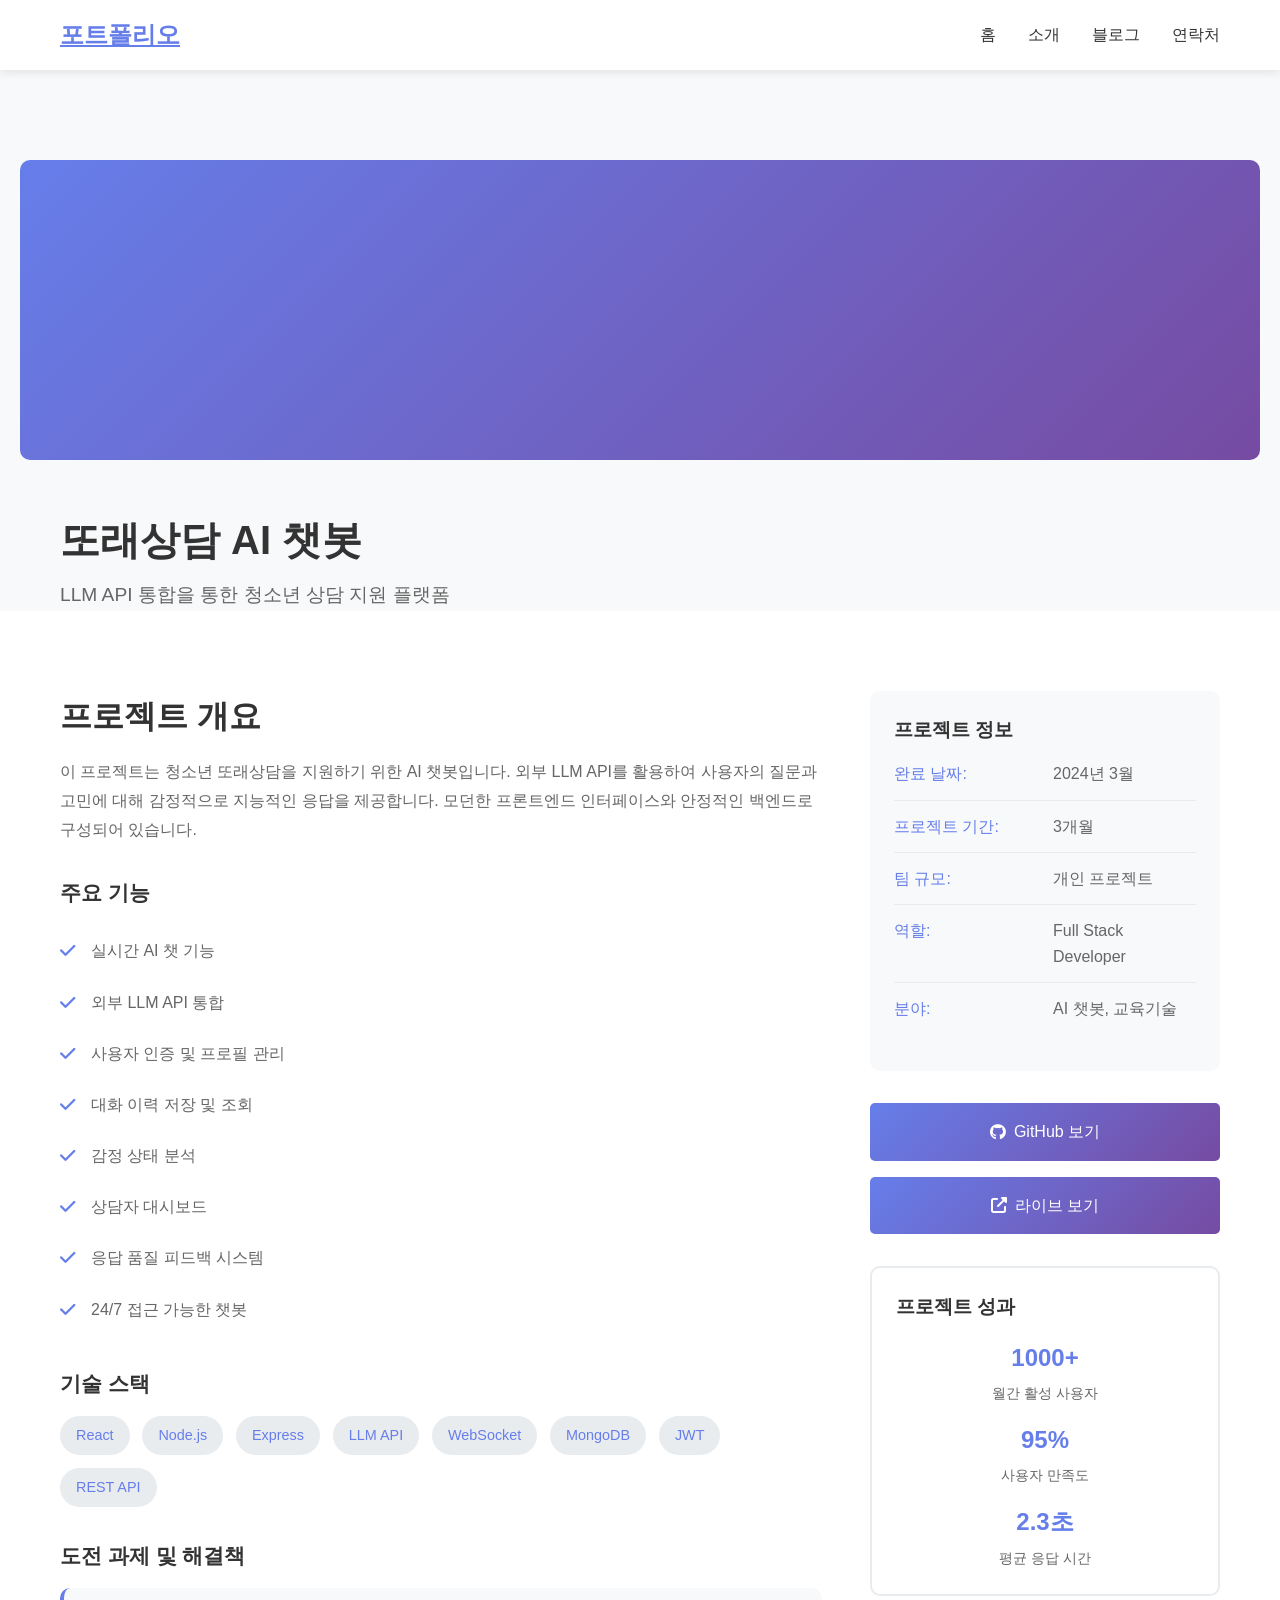
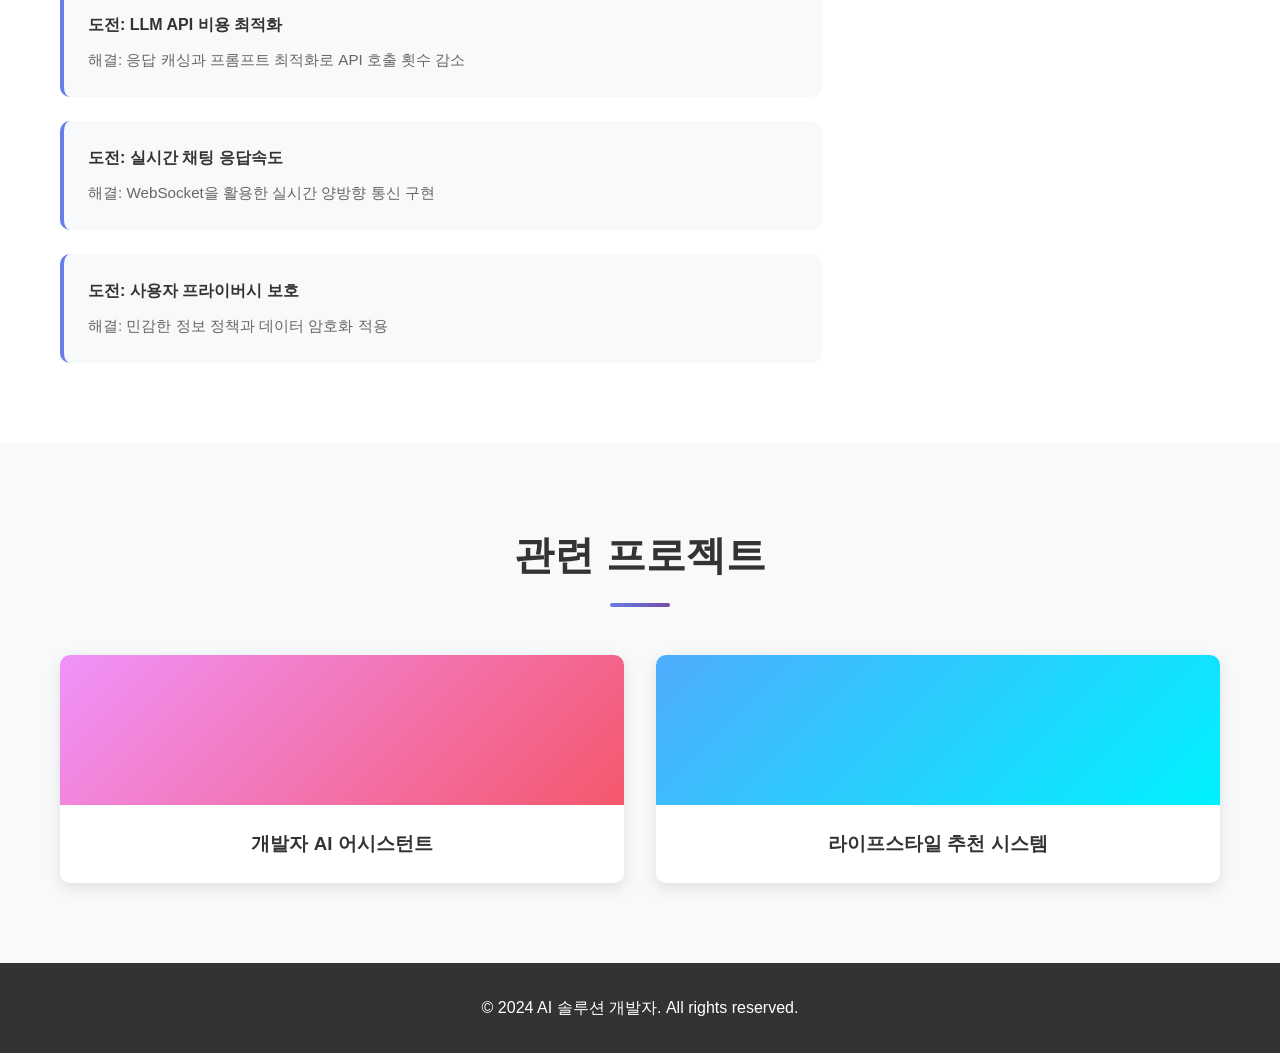
<file: projects/project1.html>
<!DOCTYPE html>
<html lang="ko">
<head>
    <meta charset="UTF-8">
    <meta name="viewport" content="width=device-width, initial-scale=1.0">
    <title>또래상담 AI 챗봇 | 포트폴리오</title>
    <link rel="stylesheet" href="https://cdnjs.cloudflare.com/ajax/libs/font-awesome/6.4.0/css/all.min.css">
    <link rel="stylesheet" href="../styles.css">
    <link rel="stylesheet" href="../css/pages.css">
</head>
<body>
    <!-- 네비게이션 바 -->
    <nav class="navbar">
        <div class="container">
            <a href="../index.html" class="logo">포트폴리오</a>
            <ul class="nav-links">
                <li><a href="../index.html">홈</a></li>
                <li><a href="../about.html">소개</a></li>
                <li><a href="../blog.html">블로그</a></li>
                <li><a href="../contact.html">연락처</a></li>
            </ul>
        </div>
    </nav>

    <main>
        <!-- 프로젝트 헤더 -->
        <section class="project-header">
            <div class="project-hero" style="background: linear-gradient(135deg, #667eea 0%, #764ba2 100%);"></div>
            <div class="container">
                <div class="project-title-section">
                    <h1>또래상담 AI 챗봇</h1>
                    <p class="project-subtitle">LLM API 통합을 통한 청소년 상담 지원 플랫폼</p>
                </div>
            </div>
        </section>

        <!-- 프로젝트 상세 -->
        <section class="project-detail">
            <div class="container">
                <div class="project-content">
                    <div class="project-main">
                        <h2>프로젝트 개요</h2>
                        <p>이 프로젝트는 청소년 또래상담을 지원하기 위한 AI 챗봇입니다. 외부 LLM API를 활용하여 사용자의 질문과 고민에 대해 감정적으로 지능적인 응답을 제공합니다. 모던한 프론트엔드 인터페이스와 안정적인 백엔드로 구성되어 있습니다.</p>

                        <h3>주요 기능</h3>
                        <ul class="features-list">
                            <li><i class="fas fa-check"></i> 실시간 AI 챗 기능</li>
                            <li><i class="fas fa-check"></i> 외부 LLM API 통합</li>
                            <li><i class="fas fa-check"></i> 사용자 인증 및 프로필 관리</li>
                            <li><i class="fas fa-check"></i> 대화 이력 저장 및 조회</li>
                            <li><i class="fas fa-check"></i> 감정 상태 분석</li>
                            <li><i class="fas fa-check"></i> 상담자 대시보드</li>
                            <li><i class="fas fa-check"></i> 응답 품질 피드백 시스템</li>
                            <li><i class="fas fa-check"></i> 24/7 접근 가능한 챗봇</li>
                        </ul>

                        <h3>기술 스택</h3>
                        <div class="tech-stack">
                            <span class="tech-badge">React</span>
                            <span class="tech-badge">Node.js</span>
                            <span class="tech-badge">Express</span>
                            <span class="tech-badge">LLM API</span>
                            <span class="tech-badge">WebSocket</span>
                            <span class="tech-badge">MongoDB</span>
                            <span class="tech-badge">JWT</span>
                            <span class="tech-badge">REST API</span>
                        </div>

                        <h3>도전 과제 및 해결책</h3>
                        <div class="challenges">
                            <div class="challenge-item">
                                <h4>도전: LLM API 비용 최적화</h4>
                                <p>해결: 응답 캐싱과 프롬프트 최적화로 API 호출 횟수 감소</p>
                            </div>
                            <div class="challenge-item">
                                <h4>도전: 실시간 채팅 응답속도</h4>
                                <p>해결: WebSocket을 활용한 실시간 양방향 통신 구현</p>
                            </div>
                            <div class="challenge-item">
                                <h4>도전: 사용자 프라이버시 보호</h4>
                                <p>해결: 민감한 정보 정책과 데이터 암호화 적용</p>
                            </div>
                        </div>
                    </div>

                    <div class="project-sidebar">
                        <div class="project-info-box">
                            <h3>프로젝트 정보</h3>
                            <div class="info-row">
                                <span class="label">완료 날짜:</span>
                                <span class="value">2024년 3월</span>
                            </div>
                            <div class="info-row">
                                <span class="label">프로젝트 기간:</span>
                                <span class="value">3개월</span>
                            </div>
                            <div class="info-row">
                                <span class="label">팀 규모:</span>
                                <span class="value">개인 프로젝트</span>
                            </div>
                            <div class="info-row">
                                <span class="label">역할:</span>
                                <span class="value">Full Stack Developer</span>
                            </div>
                            <div class="info-row">
                                <span class="label">분야:</span>
                                <span class="value">AI 챗봇, 교육기술</span>
                            </div>
                        </div>

                        <div class="project-links">
                            <a href="#" class="project-link-btn">
                                <i class="fab fa-github"></i> GitHub 보기
                            </a>
                            <a href="#" class="project-link-btn">
                                <i class="fas fa-external-link-alt"></i> 라이브 보기
                            </a>
                        </div>

                        <div class="project-results">
                            <h3>프로젝트 성과</h3>
                            <div class="result-item">
                                <div class="result-number">1000+</div>
                                <div class="result-label">월간 활성 사용자</div>
                            </div>
                            <div class="result-item">
                                <div class="result-number">95%</div>
                                <div class="result-label">사용자 만족도</div>
                            </div>
                            <div class="result-item">
                                <div class="result-number">2.3초</div>
                                <div class="result-label">평균 응답 시간</div>
                            </div>
                        </div>
                    </div>
                </div>
            </div>
        </section>

        <!-- 관련 프로젝트 -->
        <section class="related-projects">
            <div class="container">
                <h2 class="section-title">관련 프로젝트</h2>
                <div class="related-projects-grid">
                    <a href="project2.html" class="related-project-card">
                        <div class="related-project-image" style="background: linear-gradient(135deg, #f093fb 0%, #f5576c 100%);"></div>
                        <h3>개발자 AI 어시스턴트</h3>
                    </a>
                    <a href="project3.html" class="related-project-card">
                        <div class="related-project-image" style="background: linear-gradient(135deg, #4facfe 0%, #00f2fe 100%);"></div>
                        <h3>라이프스타일 추천 시스템</h3>
                    </a>
                </div>
            </div>
        </section>
    </main>

    <!-- 푸터 -->
    <footer class="footer">
        <div class="container">
            <p>&copy; 2024 AI 솔루션 개발자. All rights reserved.</p>
        </div>
    </footer>

    <script src="../js/common.js"></script>
</body>
</html>
</file>
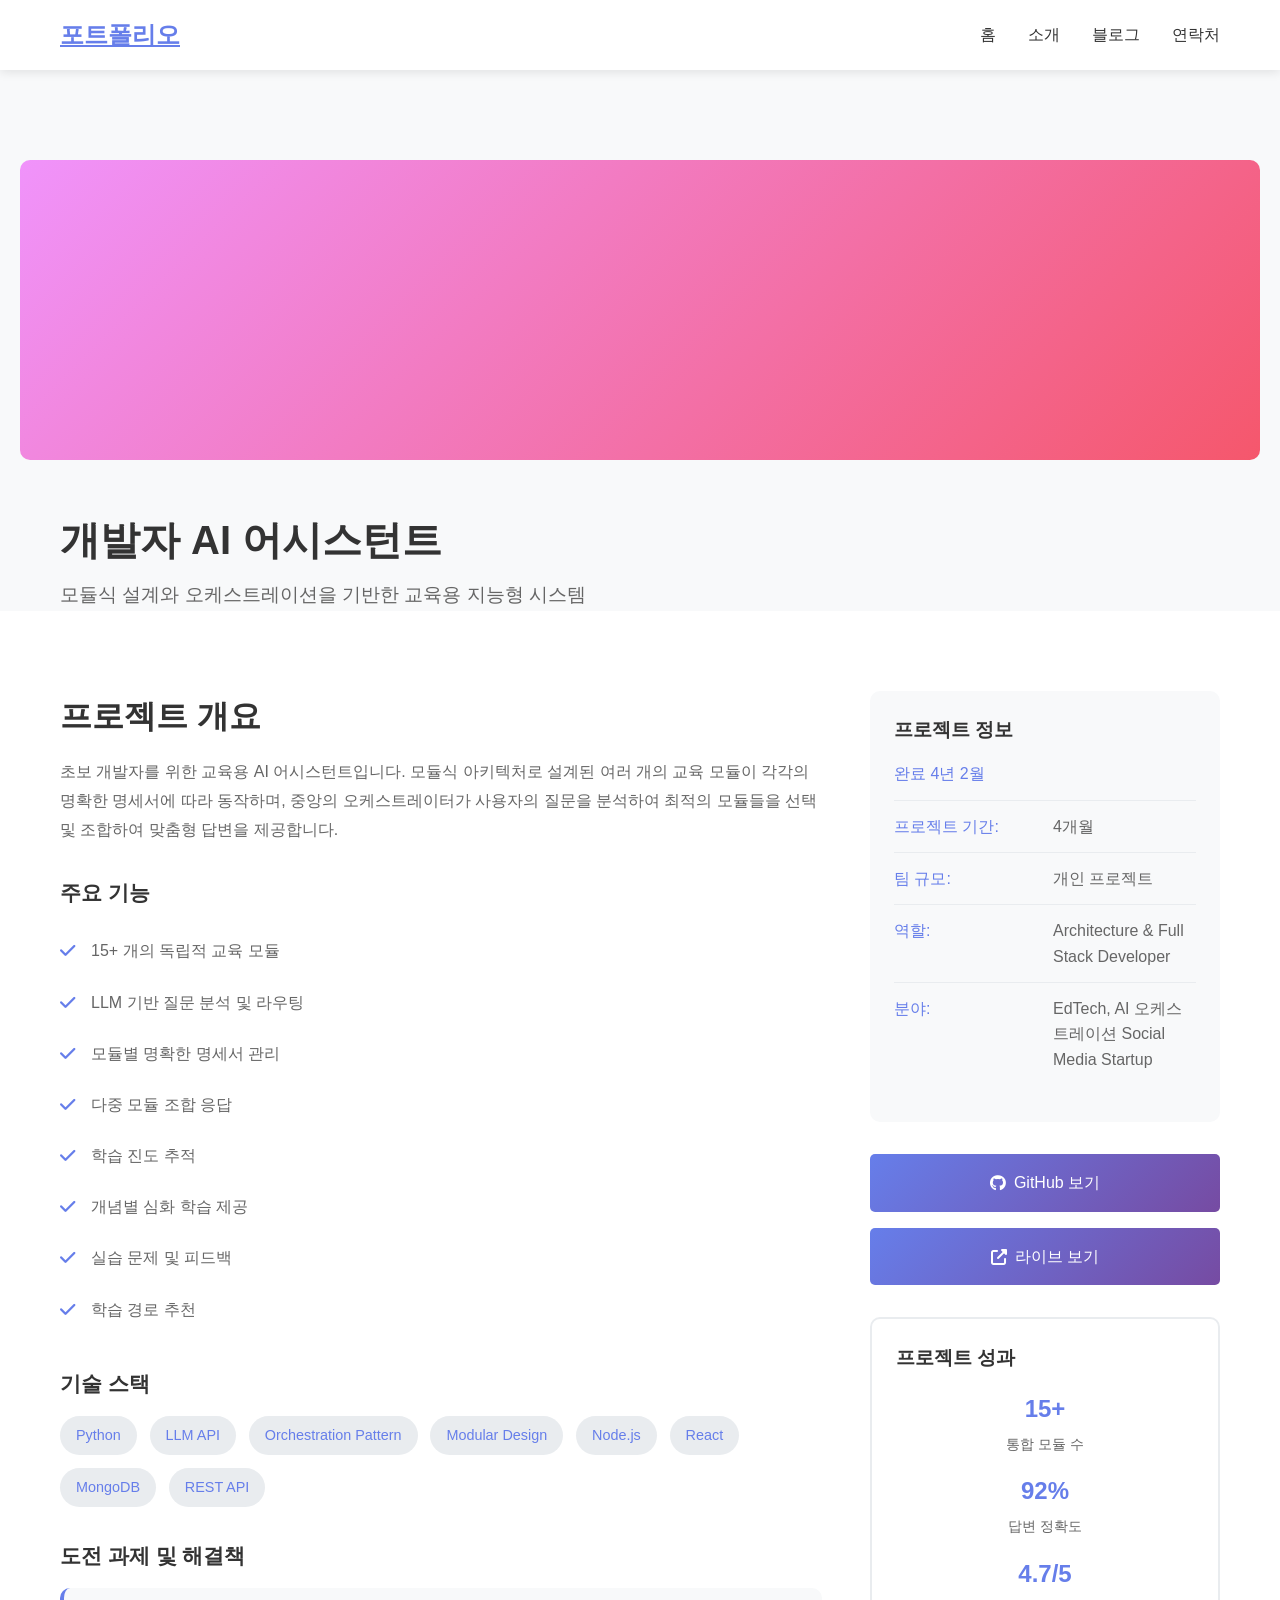
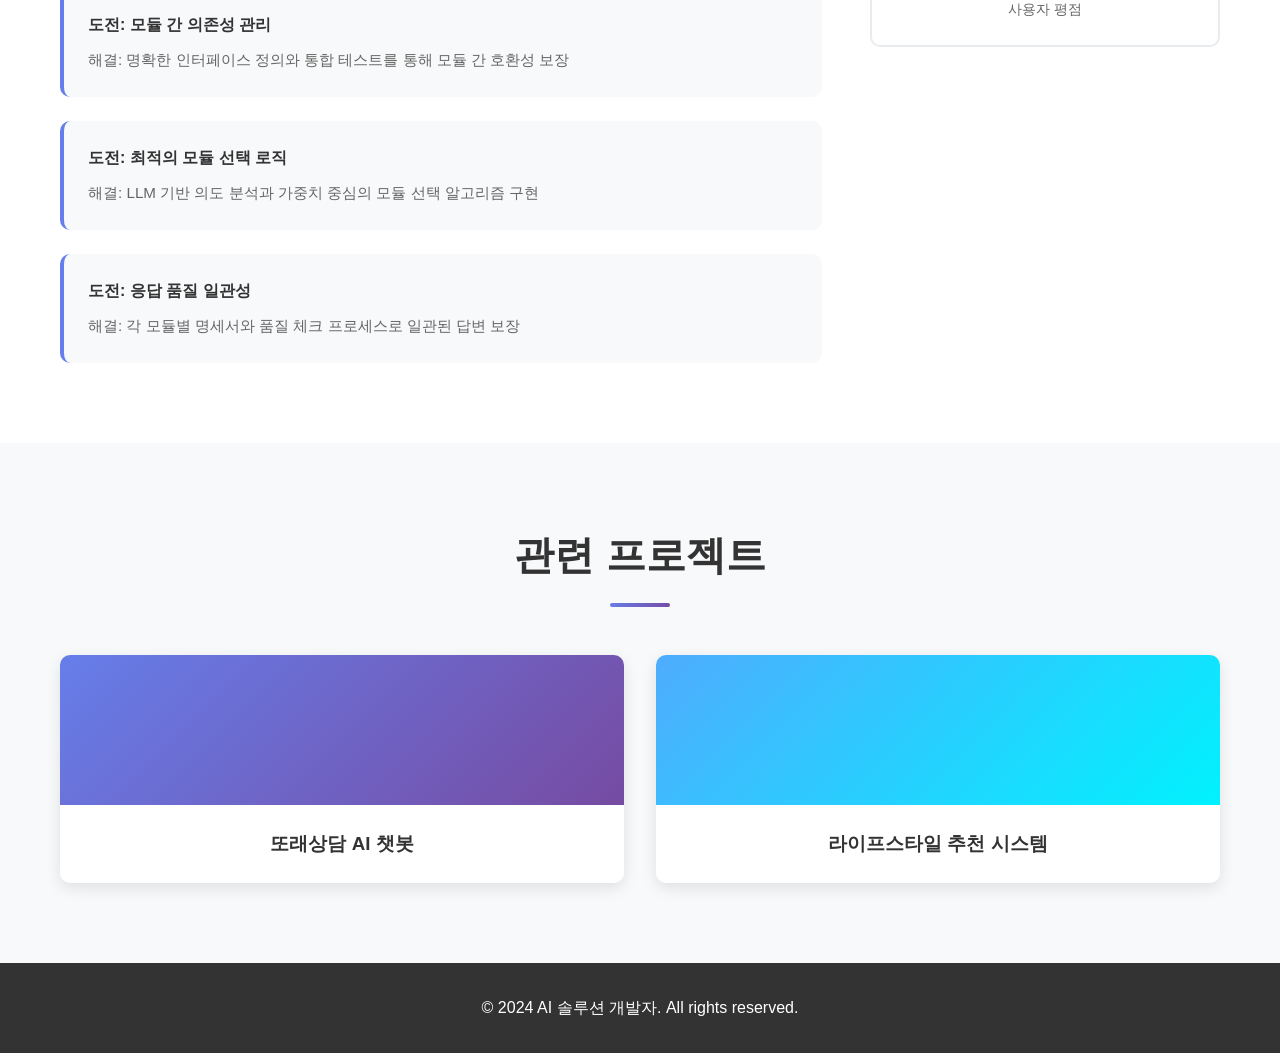
<file: projects/project2.html>
<!DOCTYPE html>
<html lang="ko">
<head>
    <meta charset="UTF-8">
    <meta name="viewport" content="width=device-width, initial-scale=1.0">
    <title>개발자 AI 어시스턴트 | 포트폴리오</title>
    <link rel="stylesheet" href="https://cdnjs.cloudflare.com/ajax/libs/font-awesome/6.4.0/css/all.min.css">
    <link rel="stylesheet" href="../styles.css">
    <link rel="stylesheet" href="../css/pages.css">
</head>
<body>
    <!-- 네비게이션 바 -->
    <nav class="navbar">
        <div class="container">
            <a href="../index.html" class="logo">포트폴리오</a>
            <ul class="nav-links">
                <li><a href="../index.html">홈</a></li>
                <li><a href="../about.html">소개</a></li>
                <li><a href="../blog.html">블로그</a></li>
                <li><a href="../contact.html">연락처</a></li>
            </ul>
        </div>
    </nav>

    <main>
        <!-- 프로젝트 헤더 -->
        <section class="project-header">
            <div class="project-hero" style="background: linear-gradient(135deg, #f093fb 0%, #f5576c 100%);"></div>
            <div class="container">
                <div class="project-title-section">
                    <h1>개발자 AI 어시스턴트</h1>
                    <p class="project-subtitle">모듈식 설계와 오케스트레이션을 기반한 교육용 지능형 시스템</p>
                </div>
            </div>
        </section>

        <!-- 프로젝트 상세 -->
        <section class="project-detail">
            <div class="container">
                <div class="project-content">
                    <div class="project-main">
                        <h2>프로젝트 개요</h2>
                        <p>초보 개발자를 위한 교육용 AI 어시스턴트입니다. 모듈식 아키텍처로 설계된 여러 개의 교육 모듈이 각각의 명확한 명세서에 따라 동작하며, 중앙의 오케스트레이터가 사용자의 질문을 분석하여 최적의 모듈들을 선택 및 조합하여 맞춤형 답변을 제공합니다.</p>

                        <h3>주요 기능</h3>
                        <ul class="features-list">
                            <li><i class="fas fa-check"></i> 15+ 개의 독립적 교육 모듈</li>
                            <li><i class="fas fa-check"></i> LLM 기반 질문 분석 및 라우팅</li>
                            <li><i class="fas fa-check"></i> 모듈별 명확한 명세서 관리</li>
                            <li><i class="fas fa-check"></i> 다중 모듈 조합 응답</li>
                            <li><i class="fas fa-check"></i> 학습 진도 추적</li>
                            <li><i class="fas fa-check"></i> 개념별 심화 학습 제공</li>
                            <li><i class="fas fa-check"></i> 실습 문제 및 피드백</li>
                            <li><i class="fas fa-check"></i> 학습 경로 추천</li>
                        </ul>

                        <h3>기술 스택</h3>
                        <div class="tech-stack">
                            <span class="tech-badge">Python</span>
                            <span class="tech-badge">LLM API</span>
                            <span class="tech-badge">Orchestration Pattern</span>
                            <span class="tech-badge">Modular Design</span>
                            <span class="tech-badge">Node.js</span>
                            <span class="tech-badge">React</span>
                            <span class="tech-badge">MongoDB</span>
                            <span class="tech-badge">REST API</span>
                        </div>

                        <h3>도전 과제 및 해결책</h3>
                        <div class="challenges">
                            <div class="challenge-item">
                                <h4>도전: 모듈 간 의존성 관리</h4>
                                <p>해결: 명확한 인터페이스 정의와 통합 테스트를 통해 모듈 간 호환성 보장</p>
                            </div>
                            <div class="challenge-item">
                                <h4>도전: 최적의 모듈 선택 로직</h4>
                                <p>해결: LLM 기반 의도 분석과 가중치 중심의 모듈 선택 알고리즘 구현</p>
                            </div>
                            <div class="challenge-item">
                                <h4>도전: 응답 품질 일관성</h4>
                                <p>해결: 각 모듈별 명세서와 품질 체크 프로세스로 일관된 답변 보장</p>
                            </div>
                        </div>
                    </div>

                    <div class="project-sidebar">
                        <div class="project-info-box">
                            <h3>프로젝트 정보</h3>
                            <div class="info-row">
                                <span class="label">완료 4년 2월</span>
                            </div>
                            <div class="info-row">
                                <span class="label">프로젝트 기간:</span>
                                <span class="value">4개월</span>
                            </div>
                            <div class="info-row">
                                <span class="label">팀 규모:</span>
                                <span class="value">개인 프로젝트</span>
                            </div>
                            <div class="info-row">
                                <span class="label">역할:</span>
                                <span class="value">Architecture & Full Stack Developer</span>
                            </div>
                            <div class="info-row">
                                <span class="label">분야:</span>
                                <span class="value">EdTech, AI 오케스트레이션
                                <span class="value">Social Media Startup</span>
                            </div>
                        </div>

                        <div class="project-links">
                            <a href="#" class="project-link-btn">
                                <i class="fab fa-github"></i> GitHub 보기
                            </a>
                            <a href="#" class="project-link-btn">
                                <i class="fas fa-external-link-alt"></i> 라이브 보기
                            </a>
                        </div>

                        <div class="project-results">
                            <h3>프로젝트 성과</h3>
                            <div class="result-item">
                                <div class="result-number">15+</div>
                                <div class="result-label">통합 모듈 수</div>
                            </div>
                            <div class="result-item">
                                <div class="result-number">92%</div>
                                <div class="result-label">답변 정확도</div>
                            </div>
                            <div class="result-item">
                                <div class="result-number">4.7/5</div>
                                <div class="result-label">사용자 평점</div>
                            </div>
                        </div>
                    </div>
                </div>
            </div>
        </section>

        <!-- 관련 프로젝트 -->
        <section class="related-projects">
            <div class="container">
                <h2 class="section-title">관련 프로젝트</h2>
                <div class="related-projects-grid">
                    <a href="project1.html" class="related-project-card">
                        <div class="related-project-image" style="background: linear-gradient(135deg, #667eea 0%, #764ba2 100%);"></div>
                        <h3>또래상담 AI 챗봇</h3>
                    </a>
                    <a href="project3.html" class="related-project-card">
                        <div class="related-project-image" style="background: linear-gradient(135deg, #4facfe 0%, #00f2fe 100%);"></div>
                        <h3>라이프스타일 추천 시스템</h3>
                    </a>
                </div>
            </div>
        </section>
    </main>

    <!-- 푸터 -->
    <footer class="footer">
        <div class="container">
            <p>&copy; 2024 AI 솔루션 개발자. All rights reserved.</p>
        </div>
    </footer>

    <script src="../js/common.js"></script>
</body>
</html>
</file>
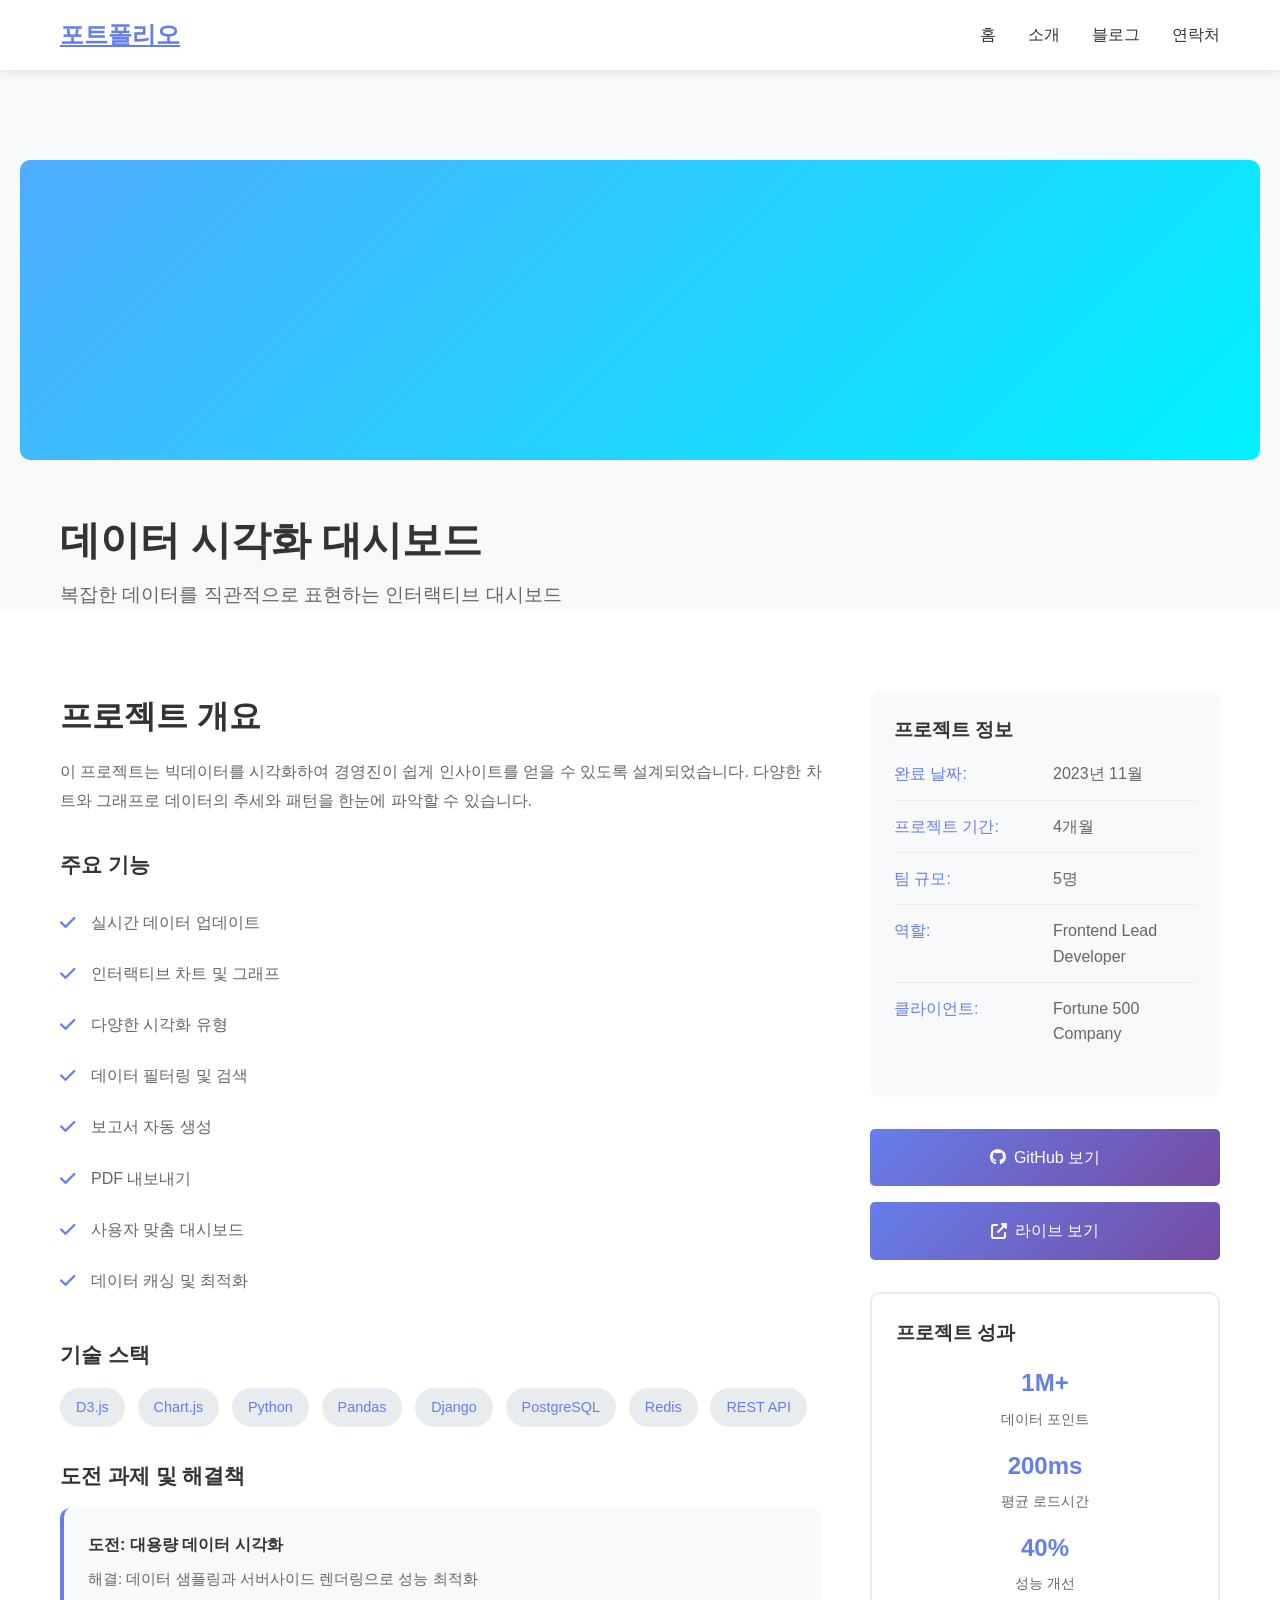
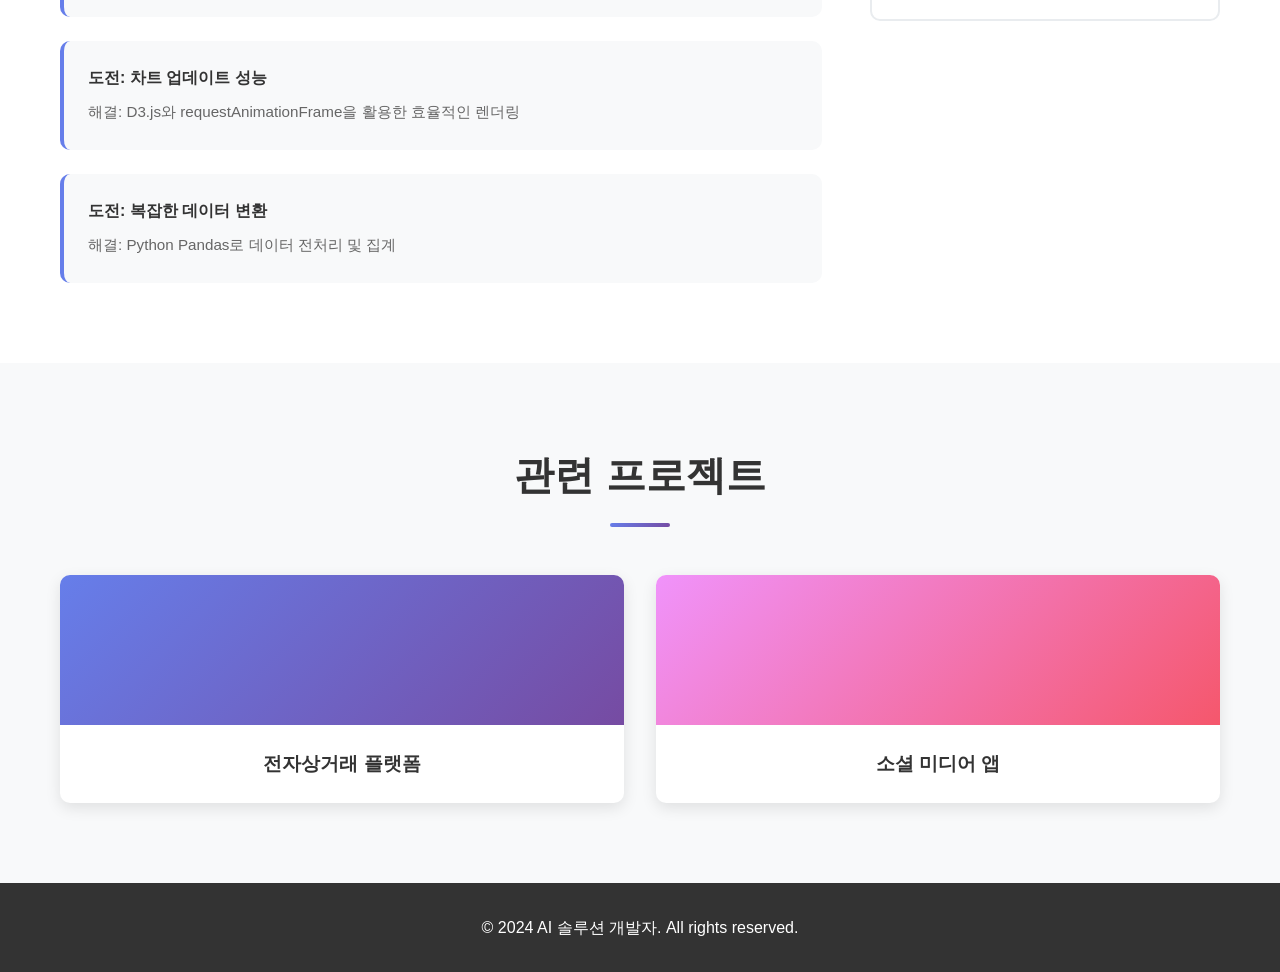
<file: projects/project3.html>
<!DOCTYPE html>
<html lang="ko">
<head>
    <meta charset="UTF-8">
    <meta name="viewport" content="width=device-width, initial-scale=1.0">
    <title>라이프스타일 추천 시스템 | 포트폴리오</title>
    <link rel="stylesheet" href="https://cdnjs.cloudflare.com/ajax/libs/font-awesome/6.4.0/css/all.min.css">
    <link rel="stylesheet" href="../styles.css">
    <link rel="stylesheet" href="../css/pages.css">
</head>
<body>
    <!-- 네비게이션 바 -->
    <nav class="navbar">
        <div class="container">
            <a href="../index.html" class="logo">포트폴리오</a>
            <ul class="nav-links">
                <li><a href="../index.html">홈</a></li>
                <li><a href="../about.html">소개</a></li>
                <li><a href="../blog.html">블로그</a></li>
                <li><a href="../contact.html">연락처</a></li>
            </ul>
        </div>
    </nav>

    <main>
        <!-- 프로젝트 헤더 -->
        <section class="project-header">
            <div class="project-hero" style="background: linear-gradient(135deg, #4facfe 0%, #00f2fe 100%);"></div>
            <div class="container">
                <div class="project-title-section">
                    <h1>데이터 시각화 대시보드</h1>
                    <p class="project-subtitle">복잡한 데이터를 직관적으로 표현하는 인터랙티브 대시보드</p>
                </div>
            </div>
        </section>

        <!-- 프로젝트 상세 -->
        <section class="project-detail">
            <div class="container">
                <div class="project-content">
                    <div class="project-main">
                        <h2>프로젝트 개요</h2>
                        <p>이 프로젝트는 빅데이터를 시각화하여 경영진이 쉽게 인사이트를 얻을 수 있도록 설계되었습니다. 다양한 차트와 그래프로 데이터의 추세와 패턴을 한눈에 파악할 수 있습니다.</p>

                        <h3>주요 기능</h3>
                        <ul class="features-list">
                            <li><i class="fas fa-check"></i> 실시간 데이터 업데이트</li>
                            <li><i class="fas fa-check"></i> 인터랙티브 차트 및 그래프</li>
                            <li><i class="fas fa-check"></i> 다양한 시각화 유형</li>
                            <li><i class="fas fa-check"></i> 데이터 필터링 및 검색</li>
                            <li><i class="fas fa-check"></i> 보고서 자동 생성</li>
                            <li><i class="fas fa-check"></i> PDF 내보내기</li>
                            <li><i class="fas fa-check"></i> 사용자 맞춤 대시보드</li>
                            <li><i class="fas fa-check"></i> 데이터 캐싱 및 최적화</li>
                        </ul>

                        <h3>기술 스택</h3>
                        <div class="tech-stack">
                            <span class="tech-badge">D3.js</span>
                            <span class="tech-badge">Chart.js</span>
                            <span class="tech-badge">Python</span>
                            <span class="tech-badge">Pandas</span>
                            <span class="tech-badge">Django</span>
                            <span class="tech-badge">PostgreSQL</span>
                            <span class="tech-badge">Redis</span>
                            <span class="tech-badge">REST API</span>
                        </div>

                        <h3>도전 과제 및 해결책</h3>
                        <div class="challenges">
                            <div class="challenge-item">
                                <h4>도전: 대용량 데이터 시각화</h4>
                                <p>해결: 데이터 샘플링과 서버사이드 렌더링으로 성능 최적화</p>
                            </div>
                            <div class="challenge-item">
                                <h4>도전: 차트 업데이트 성능</h4>
                                <p>해결: D3.js와 requestAnimationFrame을 활용한 효율적인 렌더링</p>
                            </div>
                            <div class="challenge-item">
                                <h4>도전: 복잡한 데이터 변환</h4>
                                <p>해결: Python Pandas로 데이터 전처리 및 집계</p>
                            </div>
                        </div>
                    </div>

                    <div class="project-sidebar">
                        <div class="project-info-box">
                            <h3>프로젝트 정보</h3>
                            <div class="info-row">
                                <span class="label">완료 날짜:</span>
                                <span class="value">2023년 11월</span>
                            </div>
                            <div class="info-row">
                                <span class="label">프로젝트 기간:</span>
                                <span class="value">4개월</span>
                            </div>
                            <div class="info-row">
                                <span class="label">팀 규모:</span>
                                <span class="value">5명</span>
                            </div>
                            <div class="info-row">
                                <span class="label">역할:</span>
                                <span class="value">Frontend Lead Developer</span>
                            </div>
                            <div class="info-row">
                                <span class="label">클라이언트:</span>
                                <span class="value">Fortune 500 Company</span>
                            </div>
                        </div>

                        <div class="project-links">
                            <a href="#" class="project-link-btn">
                                <i class="fab fa-github"></i> GitHub 보기
                            </a>
                            <a href="#" class="project-link-btn">
                                <i class="fas fa-external-link-alt"></i> 라이브 보기
                            </a>
                        </div>

                        <div class="project-results">
                            <h3>프로젝트 성과</h3>
                            <div class="result-item">
                                <div class="result-number">1M+</div>
                                <div class="result-label">데이터 포인트</div>
                            </div>
                            <div class="result-item">
                                <div class="result-number">200ms</div>
                                <div class="result-label">평균 로드시간</div>
                            </div>
                            <div class="result-item">
                                <div class="result-number">40%</div>
                                <div class="result-label">성능 개선</div>
                            </div>
                        </div>
                    </div>
                </div>
            </div>
        </section>

        <!-- 관련 프로젝트 -->
        <section class="related-projects">
            <div class="container">
                <h2 class="section-title">관련 프로젝트</h2>
                <div class="related-projects-grid">
                    <a href="project1.html" class="related-project-card">
                        <div class="related-project-image" style="background: linear-gradient(135deg, #667eea 0%, #764ba2 100%);"></div>
                        <h3>전자상거래 플랫폼</h3>
                    </a>
                    <a href="project2.html" class="related-project-card">
                        <div class="related-project-image" style="background: linear-gradient(135deg, #f093fb 0%, #f5576c 100%);"></div>
                        <h3>소셜 미디어 앱</h3>
                    </a>
                </div>
            </div>
        </section>
    </main>

    <!-- 푸터 -->
    <footer class="footer">
        <div class="container">
            <p>&copy; 2024 AI 솔루션 개발자. All rights reserved.</p>
        </div>
    </footer>

    <script src="../js/common.js"></script>
</body>
</html>
</file>
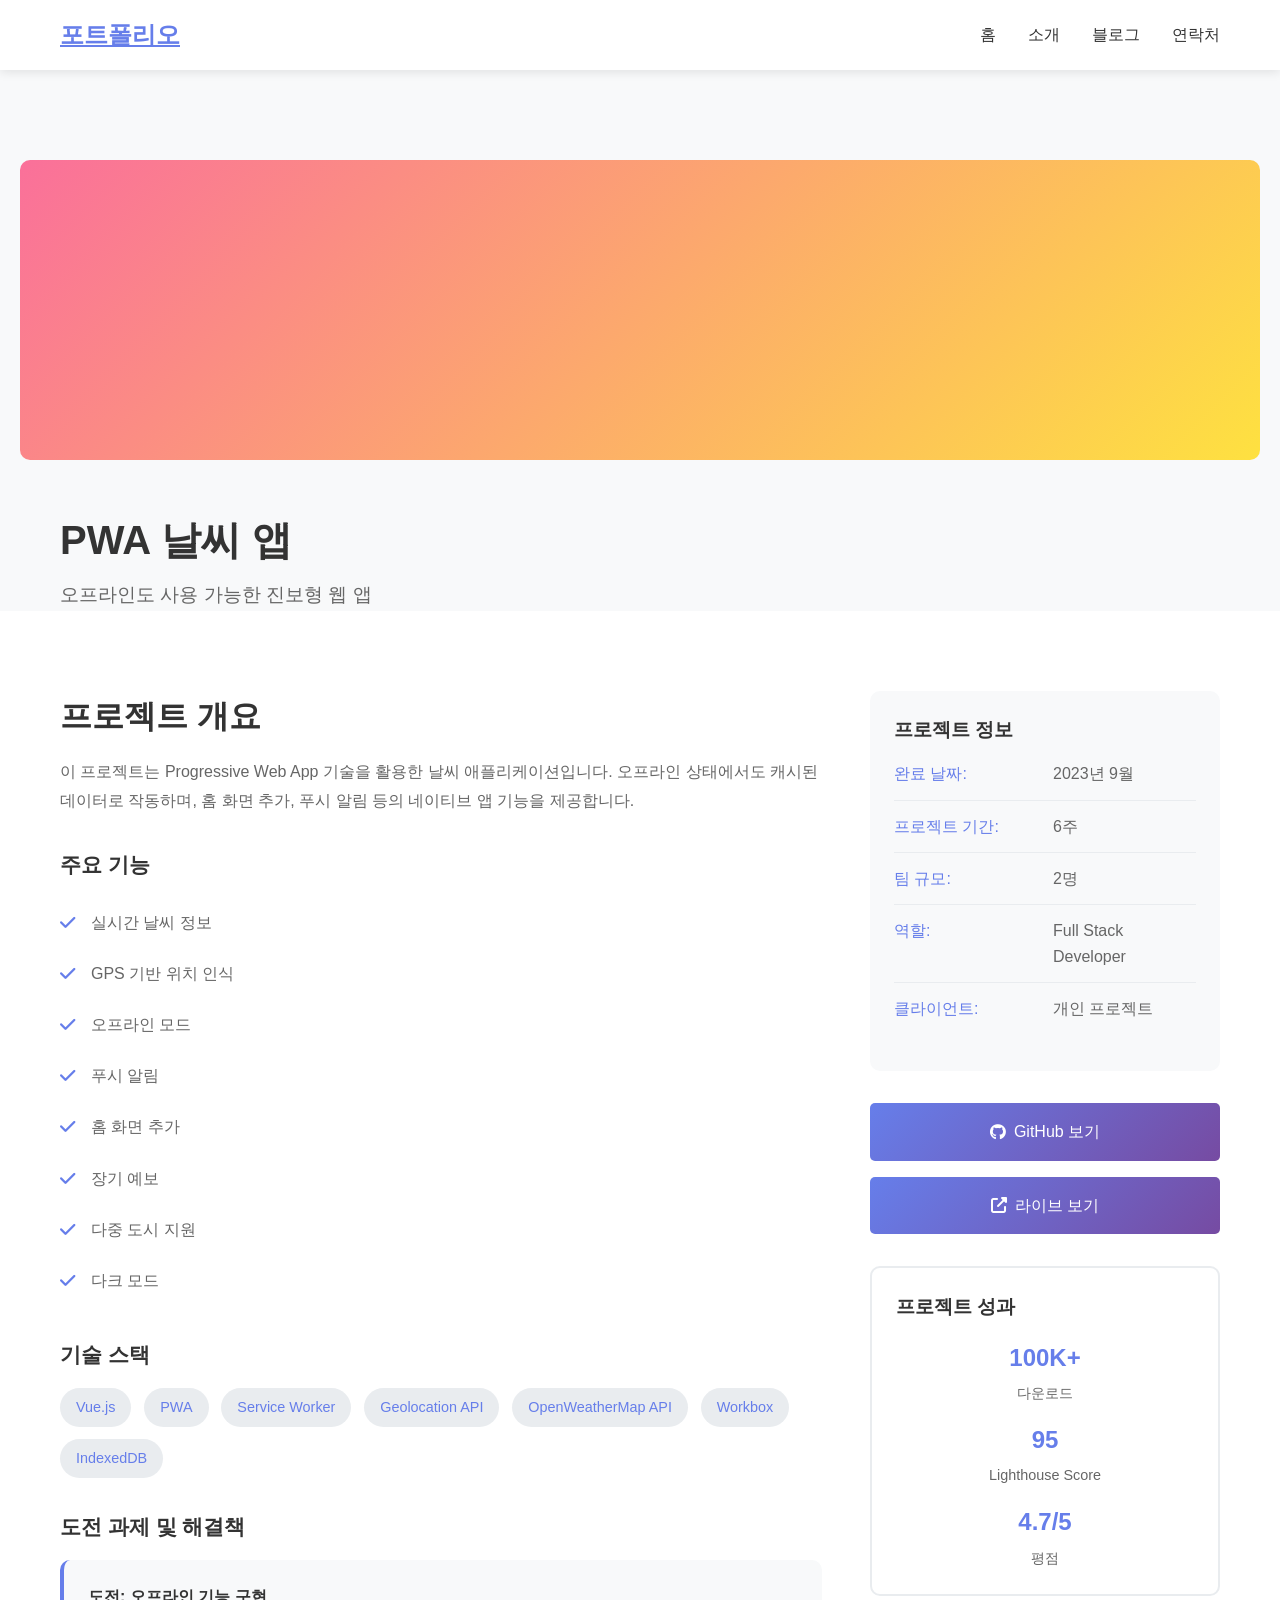
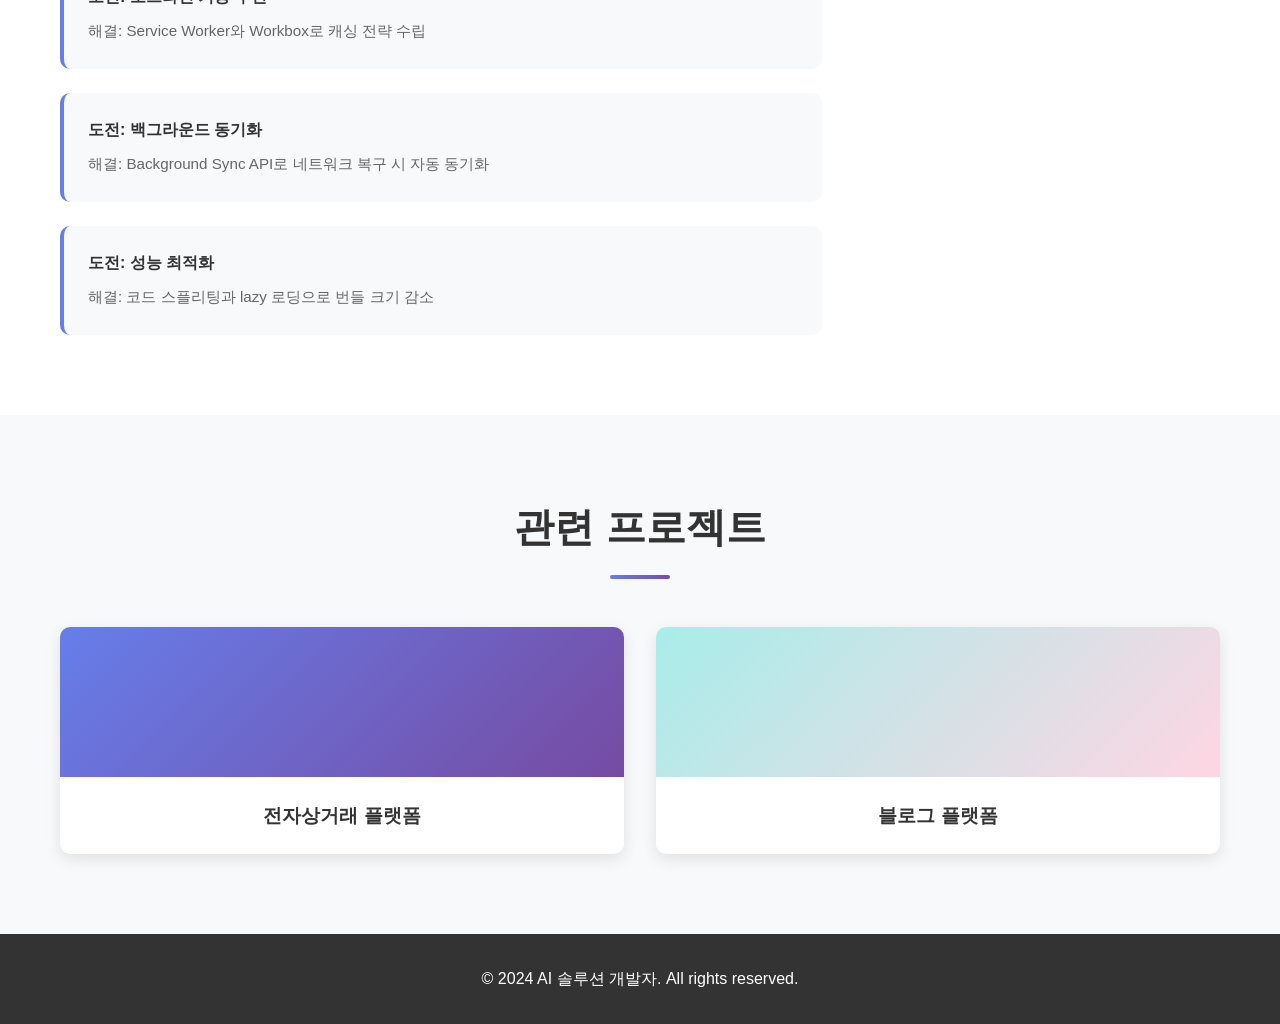
<file: projects/project4.html>
<!DOCTYPE html>
<html lang="ko">
<head>
    <meta charset="UTF-8">
    <meta name="viewport" content="width=device-width, initial-scale=1.0">
    <title>감정 분석 대시보드 | 포트폴리오</title>
    <link rel="stylesheet" href="https://cdnjs.cloudflare.com/ajax/libs/font-awesome/6.4.0/css/all.min.css">
    <link rel="stylesheet" href="../styles.css">
    <link rel="stylesheet" href="../css/pages.css">
</head>
<body>
    <nav class="navbar">
        <div class="container">
            <a href="../index.html" class="logo">포트폴리오</a>
            <ul class="nav-links">
                <li><a href="../index.html">홈</a></li>
                <li><a href="../about.html">소개</a></li>
                <li><a href="../blog.html">블로그</a></li>
                <li><a href="../contact.html">연락처</a></li>
            </ul>
        </div>
    </nav>

    <main>
        <section class="project-header">
            <div class="project-hero" style="background: linear-gradient(135deg, #fa709a 0%, #fee140 100%);"></div>
            <div class="container">
                <div class="project-title-section">
                    <h1>PWA 날씨 앱</h1>
                    <p class="project-subtitle">오프라인도 사용 가능한 진보형 웹 앱</p>
                </div>
            </div>
        </section>

        <section class="project-detail">
            <div class="container">
                <div class="project-content">
                    <div class="project-main">
                        <h2>프로젝트 개요</h2>
                        <p>이 프로젝트는 Progressive Web App 기술을 활용한 날씨 애플리케이션입니다. 오프라인 상태에서도 캐시된 데이터로 작동하며, 홈 화면 추가, 푸시 알림 등의 네이티브 앱 기능을 제공합니다.</p>

                        <h3>주요 기능</h3>
                        <ul class="features-list">
                            <li><i class="fas fa-check"></i> 실시간 날씨 정보</li>
                            <li><i class="fas fa-check"></i> GPS 기반 위치 인식</li>
                            <li><i class="fas fa-check"></i> 오프라인 모드</li>
                            <li><i class="fas fa-check"></i> 푸시 알림</li>
                            <li><i class="fas fa-check"></i> 홈 화면 추가</li>
                            <li><i class="fas fa-check"></i> 장기 예보</li>
                            <li><i class="fas fa-check"></i> 다중 도시 지원</li>
                            <li><i class="fas fa-check"></i> 다크 모드</li>
                        </ul>

                        <h3>기술 스택</h3>
                        <div class="tech-stack">
                            <span class="tech-badge">Vue.js</span>
                            <span class="tech-badge">PWA</span>
                            <span class="tech-badge">Service Worker</span>
                            <span class="tech-badge">Geolocation API</span>
                            <span class="tech-badge">OpenWeatherMap API</span>
                            <span class="tech-badge">Workbox</span>
                            <span class="tech-badge">IndexedDB</span>
                        </div>

                        <h3>도전 과제 및 해결책</h3>
                        <div class="challenges">
                            <div class="challenge-item">
                                <h4>도전: 오프라인 기능 구현</h4>
                                <p>해결: Service Worker와 Workbox로 캐싱 전략 수립</p>
                            </div>
                            <div class="challenge-item">
                                <h4>도전: 백그라운드 동기화</h4>
                                <p>해결: Background Sync API로 네트워크 복구 시 자동 동기화</p>
                            </div>
                            <div class="challenge-item">
                                <h4>도전: 성능 최적화</h4>
                                <p>해결: 코드 스플리팅과 lazy 로딩으로 번들 크기 감소</p>
                            </div>
                        </div>
                    </div>

                    <div class="project-sidebar">
                        <div class="project-info-box">
                            <h3>프로젝트 정보</h3>
                            <div class="info-row">
                                <span class="label">완료 날짜:</span>
                                <span class="value">2023년 9월</span>
                            </div>
                            <div class="info-row">
                                <span class="label">프로젝트 기간:</span>
                                <span class="value">6주</span>
                            </div>
                            <div class="info-row">
                                <span class="label">팀 규모:</span>
                                <span class="value">2명</span>
                            </div>
                            <div class="info-row">
                                <span class="label">역할:</span>
                                <span class="value">Full Stack Developer</span>
                            </div>
                            <div class="info-row">
                                <span class="label">클라이언트:</span>
                                <span class="value">개인 프로젝트</span>
                            </div>
                        </div>

                        <div class="project-links">
                            <a href="#" class="project-link-btn">
                                <i class="fab fa-github"></i> GitHub 보기
                            </a>
                            <a href="#" class="project-link-btn">
                                <i class="fas fa-external-link-alt"></i> 라이브 보기
                            </a>
                        </div>

                        <div class="project-results">
                            <h3>프로젝트 성과</h3>
                            <div class="result-item">
                                <div class="result-number">100K+</div>
                                <div class="result-label">다운로드</div>
                            </div>
                            <div class="result-item">
                                <div class="result-number">95</div>
                                <div class="result-label">Lighthouse Score</div>
                            </div>
                            <div class="result-item">
                                <div class="result-number">4.7/5</div>
                                <div class="result-label">평점</div>
                            </div>
                        </div>
                    </div>
                </div>
            </div>
        </section>

        <section class="related-projects">
            <div class="container">
                <h2 class="section-title">관련 프로젝트</h2>
                <div class="related-projects-grid">
                    <a href="project1.html" class="related-project-card">
                        <div class="related-project-image" style="background: linear-gradient(135deg, #667eea 0%, #764ba2 100%);"></div>
                        <h3>전자상거래 플랫폼</h3>
                    </a>
                    <a href="project5.html" class="related-project-card">
                        <div class="related-project-image" style="background: linear-gradient(135deg, #a8edea 0%, #fed6e3 100%);"></div>
                        <h3>블로그 플랫폼</h3>
                    </a>
                </div>
            </div>
        </section>
    </main>

    <footer class="footer">
        <div class="container">
            <p>&copy; 2024 AI 솔루션 개발자. All rights reserved.</p>
        </div>
    </footer>

    <script src="../js/common.js"></script>
</body>
</html>
</file>
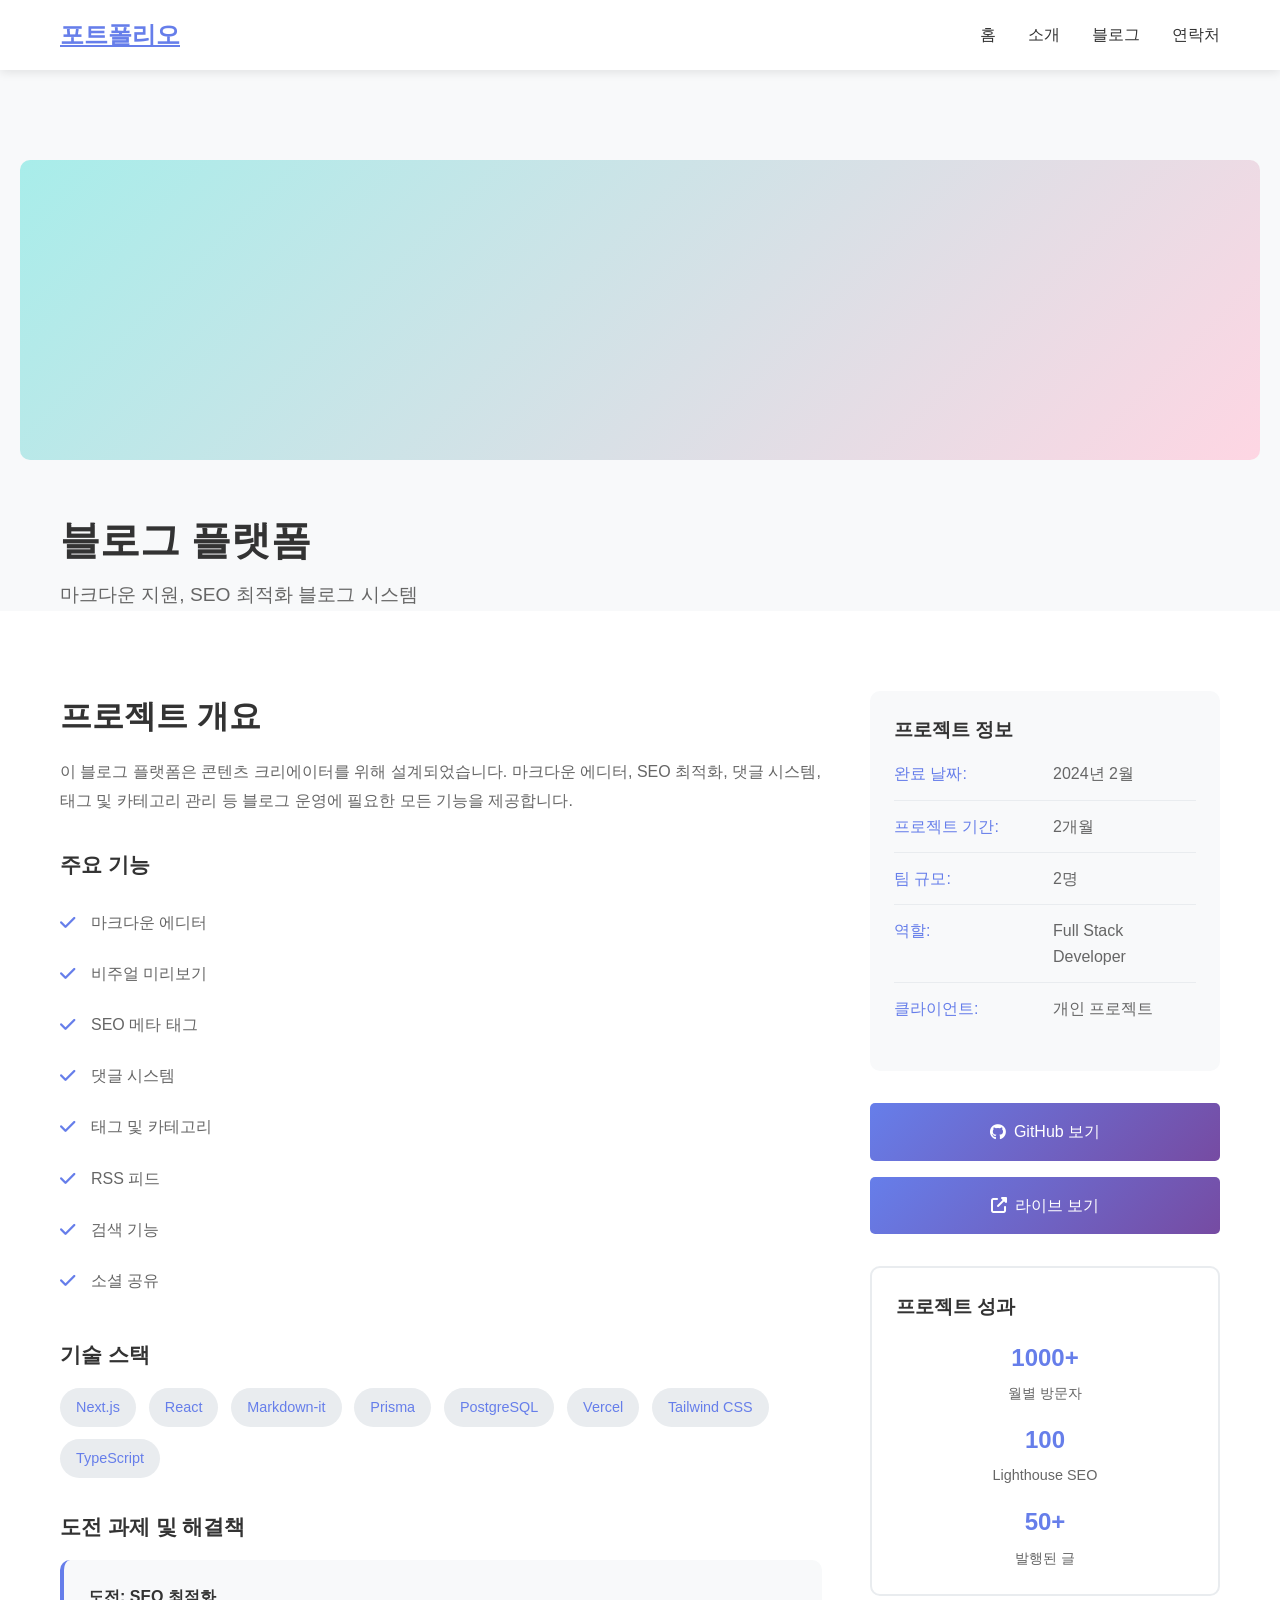
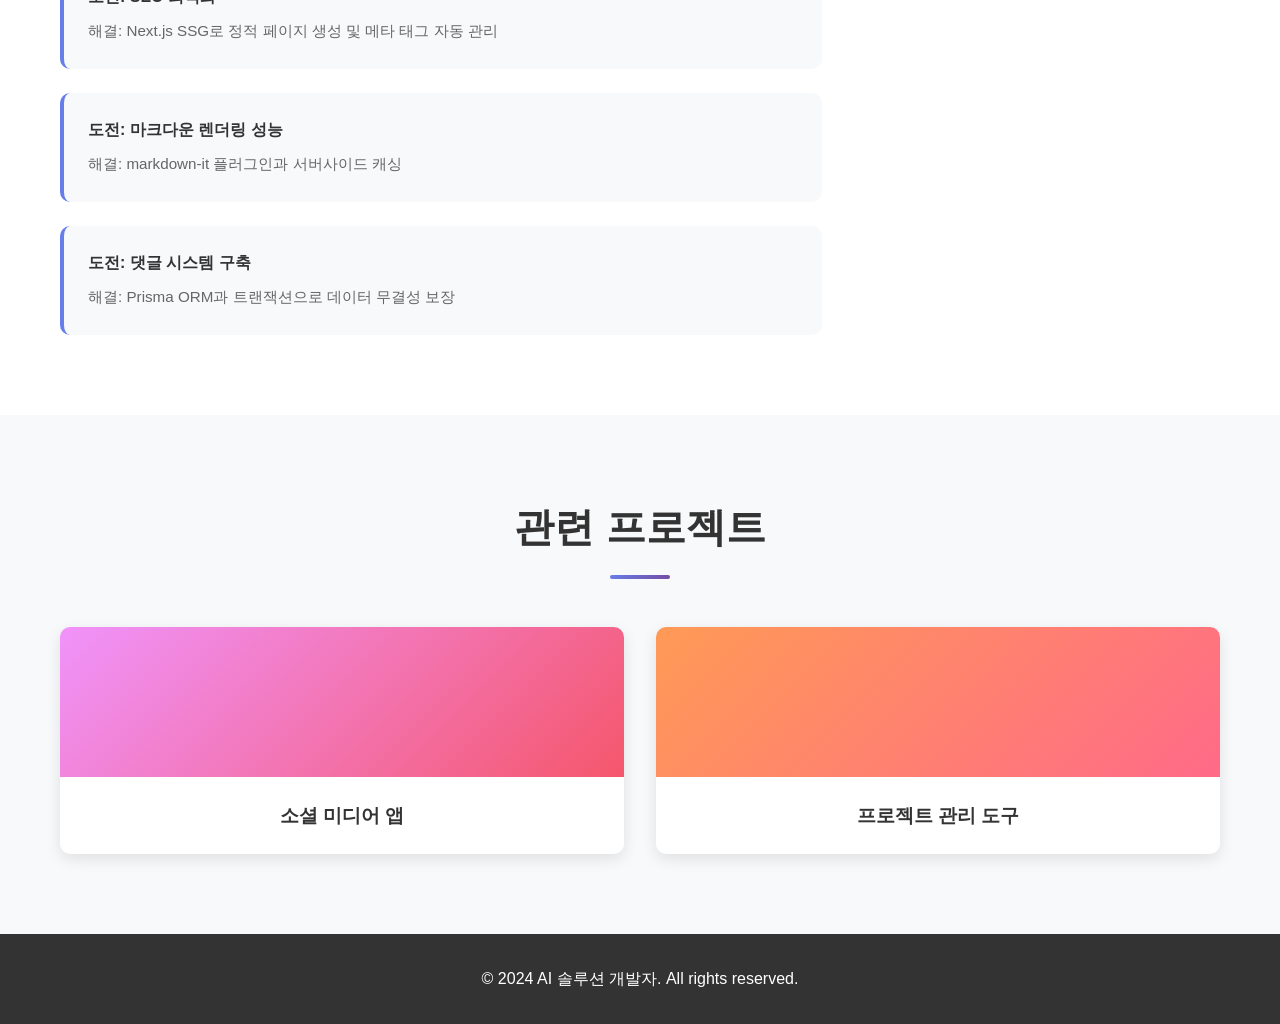
<file: projects/project5.html>
<!DOCTYPE html>
<html lang="ko">
<head>
    <meta charset="UTF-8">
    <meta name="viewport" content="width=device-width, initial-scale=1.0">
    <title>스마트 스케줄링 시스템 | 포트폴리오</title>
    <link rel="stylesheet" href="https://cdnjs.cloudflare.com/ajax/libs/font-awesome/6.4.0/css/all.min.css">
    <link rel="stylesheet" href="../styles.css">
    <link rel="stylesheet" href="../css/pages.css">
</head>
<body>
    <nav class="navbar">
        <div class="container">
            <a href="../index.html" class="logo">포트폴리오</a>
            <ul class="nav-links">
                <li><a href="../index.html">홈</a></li>
                <li><a href="../about.html">소개</a></li>
                <li><a href="../blog.html">블로그</a></li>
                <li><a href="../contact.html">연락처</a></li>
            </ul>
        </div>
    </nav>

    <main>
        <section class="project-header">
            <div class="project-hero" style="background: linear-gradient(135deg, #a8edea 0%, #fed6e3 100%);"></div>
            <div class="container">
                <div class="project-title-section">
                    <h1>블로그 플랫폼</h1>
                    <p class="project-subtitle">마크다운 지원, SEO 최적화 블로그 시스템</p>
                </div>
            </div>
        </section>

        <section class="project-detail">
            <div class="container">
                <div class="project-content">
                    <div class="project-main">
                        <h2>프로젝트 개요</h2>
                        <p>이 블로그 플랫폼은 콘텐츠 크리에이터를 위해 설계되었습니다. 마크다운 에디터, SEO 최적화, 댓글 시스템, 태그 및 카테고리 관리 등 블로그 운영에 필요한 모든 기능을 제공합니다.</p>

                        <h3>주요 기능</h3>
                        <ul class="features-list">
                            <li><i class="fas fa-check"></i> 마크다운 에디터</li>
                            <li><i class="fas fa-check"></i> 비주얼 미리보기</li>
                            <li><i class="fas fa-check"></i> SEO 메타 태그</li>
                            <li><i class="fas fa-check"></i> 댓글 시스템</li>
                            <li><i class="fas fa-check"></i> 태그 및 카테고리</li>
                            <li><i class="fas fa-check"></i> RSS 피드</li>
                            <li><i class="fas fa-check"></i> 검색 기능</li>
                            <li><i class="fas fa-check"></i> 소셜 공유</li>
                        </ul>

                        <h3>기술 스택</h3>
                        <div class="tech-stack">
                            <span class="tech-badge">Next.js</span>
                            <span class="tech-badge">React</span>
                            <span class="tech-badge">Markdown-it</span>
                            <span class="tech-badge">Prisma</span>
                            <span class="tech-badge">PostgreSQL</span>
                            <span class="tech-badge">Vercel</span>
                            <span class="tech-badge">Tailwind CSS</span>
                            <span class="tech-badge">TypeScript</span>
                        </div>

                        <h3>도전 과제 및 해결책</h3>
                        <div class="challenges">
                            <div class="challenge-item">
                                <h4>도전: SEO 최적화</h4>
                                <p>해결: Next.js SSG로 정적 페이지 생성 및 메타 태그 자동 관리</p>
                            </div>
                            <div class="challenge-item">
                                <h4>도전: 마크다운 렌더링 성능</h4>
                                <p>해결: markdown-it 플러그인과 서버사이드 캐싱</p>
                            </div>
                            <div class="challenge-item">
                                <h4>도전: 댓글 시스템 구축</h4>
                                <p>해결: Prisma ORM과 트랜잭션으로 데이터 무결성 보장</p>
                            </div>
                        </div>
                    </div>

                    <div class="project-sidebar">
                        <div class="project-info-box">
                            <h3>프로젝트 정보</h3>
                            <div class="info-row">
                                <span class="label">완료 날짜:</span>
                                <span class="value">2024년 2월</span>
                            </div>
                            <div class="info-row">
                                <span class="label">프로젝트 기간:</span>
                                <span class="value">2개월</span>
                            </div>
                            <div class="info-row">
                                <span class="label">팀 규모:</span>
                                <span class="value">2명</span>
                            </div>
                            <div class="info-row">
                                <span class="label">역할:</span>
                                <span class="value">Full Stack Developer</span>
                            </div>
                            <div class="info-row">
                                <span class="label">클라이언트:</span>
                                <span class="value">개인 프로젝트</span>
                            </div>
                        </div>

                        <div class="project-links">
                            <a href="#" class="project-link-btn">
                                <i class="fab fa-github"></i> GitHub 보기
                            </a>
                            <a href="#" class="project-link-btn">
                                <i class="fas fa-external-link-alt"></i> 라이브 보기
                            </a>
                        </div>

                        <div class="project-results">
                            <h3>프로젝트 성과</h3>
                            <div class="result-item">
                                <div class="result-number">1000+</div>
                                <div class="result-label">월별 방문자</div>
                            </div>
                            <div class="result-item">
                                <div class="result-number">100</div>
                                <div class="result-label">Lighthouse SEO</div>
                            </div>
                            <div class="result-item">
                                <div class="result-number">50+</div>
                                <div class="result-label">발행된 글</div>
                            </div>
                        </div>
                    </div>
                </div>
            </div>
        </section>

        <section class="related-projects">
            <div class="container">
                <h2 class="section-title">관련 프로젝트</h2>
                <div class="related-projects-grid">
                    <a href="project2.html" class="related-project-card">
                        <div class="related-project-image" style="background: linear-gradient(135deg, #f093fb 0%, #f5576c 100%);"></div>
                        <h3>소셜 미디어 앱</h3>
                    </a>
                    <a href="project6.html" class="related-project-card">
                        <div class="related-project-image" style="background: linear-gradient(135deg, #ff9a56 0%, #ff6a88 100%);"></div>
                        <h3>프로젝트 관리 도구</h3>
                    </a>
                </div>
            </div>
        </section>
    </main>

    <footer class="footer">
        <div class="container">
            <p>&copy; 2024 AI 솔루션 개발자. All rights reserved.</p>
        </div>
    </footer>

    <script src="../js/common.js"></script>
</body>
</html>
</file>
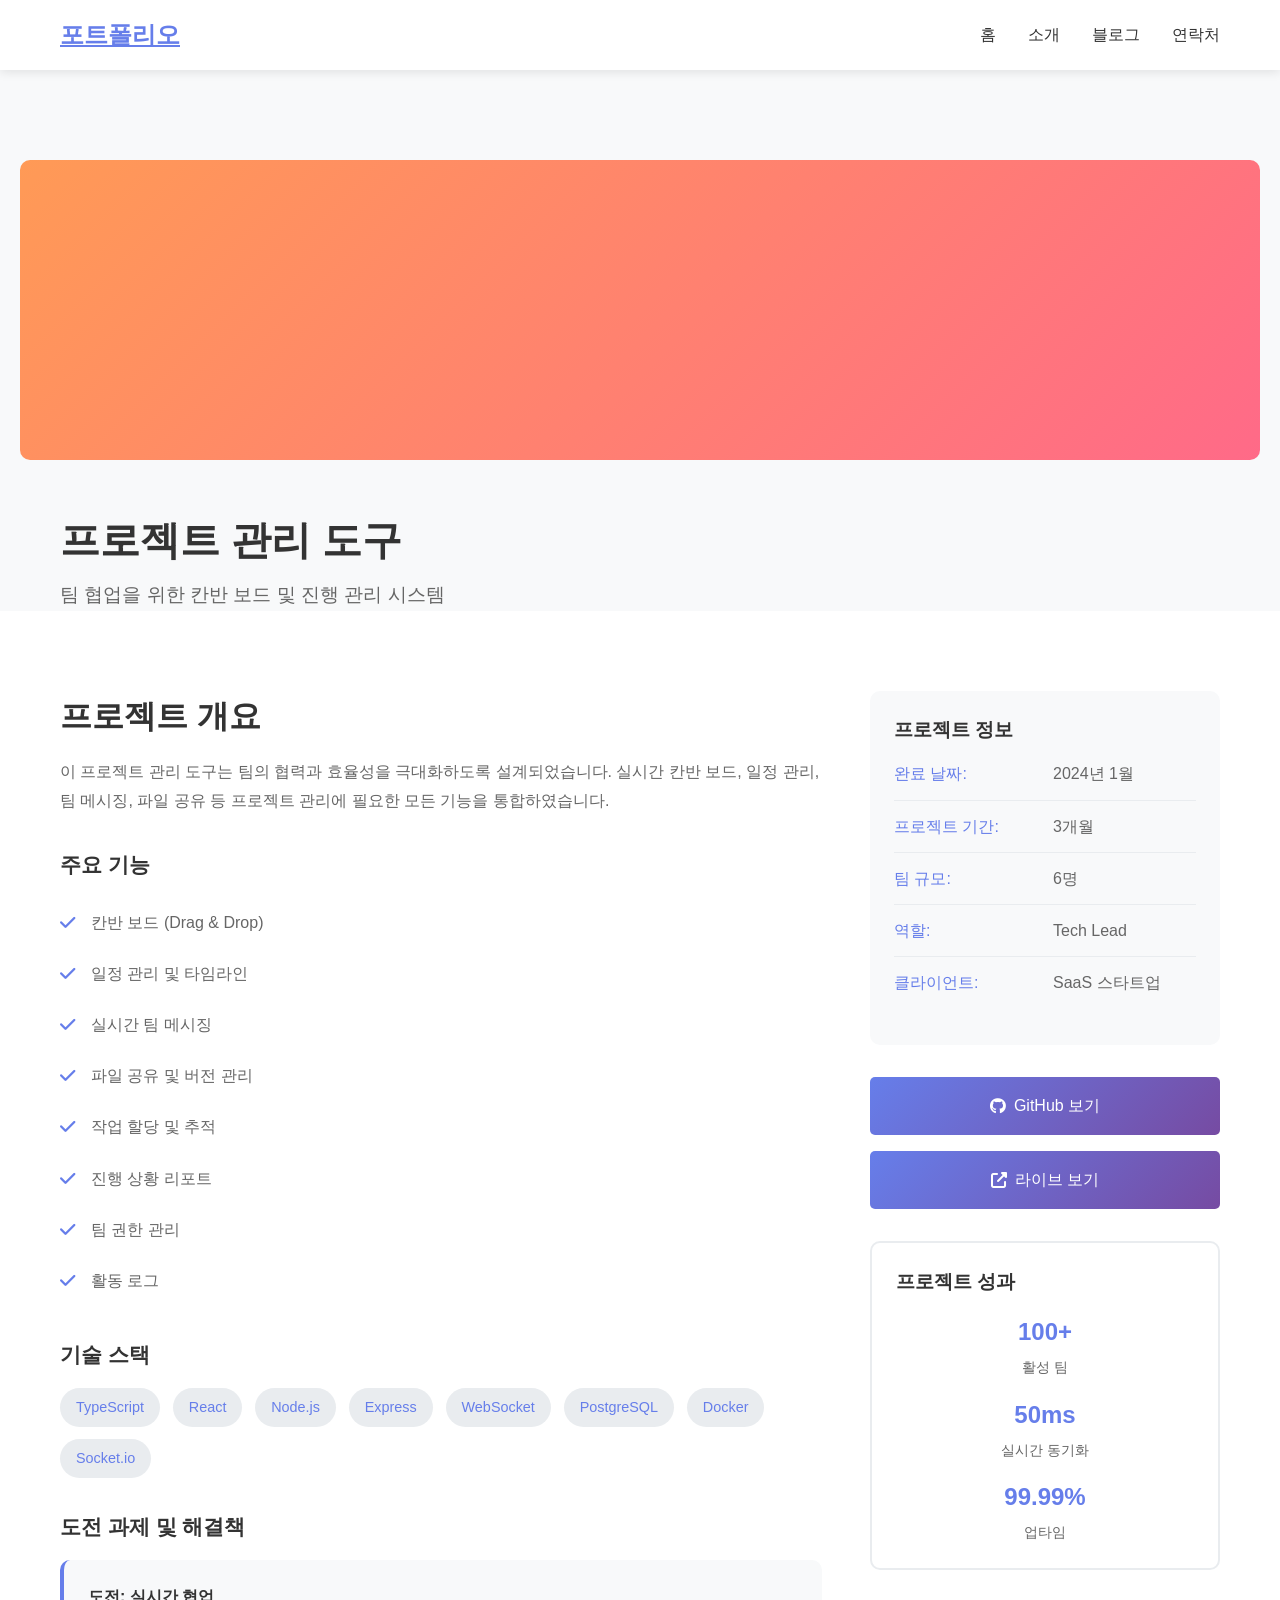
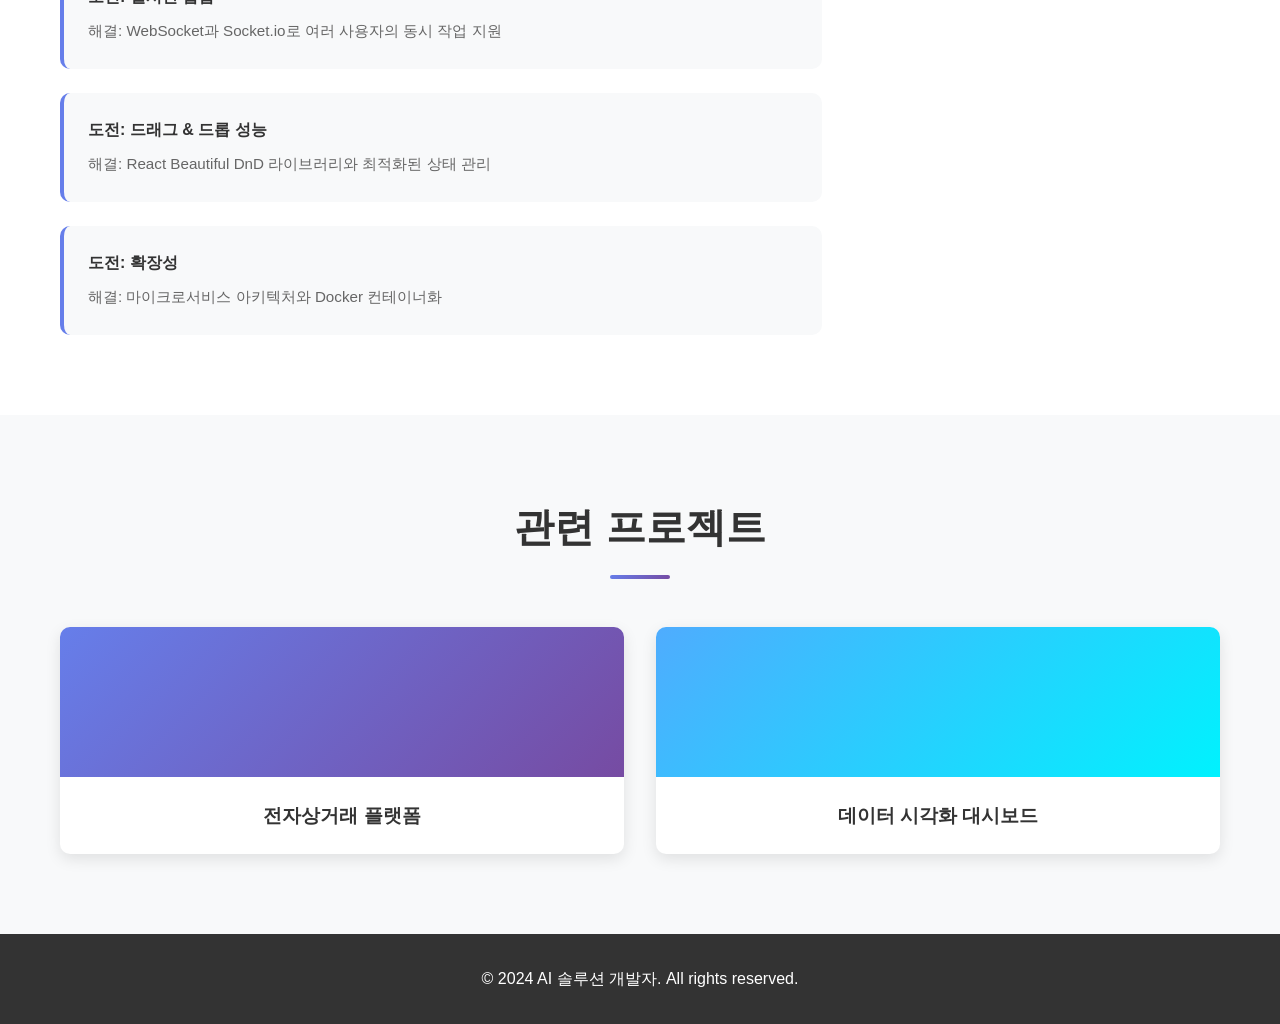
<file: projects/project6.html>
<!DOCTYPE html>
<html lang="ko">
<head>
    <meta charset="UTF-8">
    <meta name="viewport" content="width=device-width, initial-scale=1.0">
    <title>모듈식 교육 플랫폼 | 포트폴리오</title>
    <link rel="stylesheet" href="https://cdnjs.cloudflare.com/ajax/libs/font-awesome/6.4.0/css/all.min.css">
    <link rel="stylesheet" href="../styles.css">
    <link rel="stylesheet" href="../css/pages.css">
</head>
<body>
    <nav class="navbar">
        <div class="container">
            <a href="../index.html" class="logo">포트폴리오</a>
            <ul class="nav-links">
                <li><a href="../index.html">홈</a></li>
                <li><a href="../about.html">소개</a></li>
                <li><a href="../blog.html">블로그</a></li>
                <li><a href="../contact.html">연락처</a></li>
            </ul>
        </div>
    </nav>

    <main>
        <section class="project-header">
            <div class="project-hero" style="background: linear-gradient(135deg, #ff9a56 0%, #ff6a88 100%);"></div>
            <div class="container">
                <div class="project-title-section">
                    <h1>프로젝트 관리 도구</h1>
                    <p class="project-subtitle">팀 협업을 위한 칸반 보드 및 진행 관리 시스템</p>
                </div>
            </div>
        </section>

        <section class="project-detail">
            <div class="container">
                <div class="project-content">
                    <div class="project-main">
                        <h2>프로젝트 개요</h2>
                        <p>이 프로젝트 관리 도구는 팀의 협력과 효율성을 극대화하도록 설계되었습니다. 실시간 칸반 보드, 일정 관리, 팀 메시징, 파일 공유 등 프로젝트 관리에 필요한 모든 기능을 통합하였습니다.</p>

                        <h3>주요 기능</h3>
                        <ul class="features-list">
                            <li><i class="fas fa-check"></i> 칸반 보드 (Drag & Drop)</li>
                            <li><i class="fas fa-check"></i> 일정 관리 및 타임라인</li>
                            <li><i class="fas fa-check"></i> 실시간 팀 메시징</li>
                            <li><i class="fas fa-check"></i> 파일 공유 및 버전 관리</li>
                            <li><i class="fas fa-check"></i> 작업 할당 및 추적</li>
                            <li><i class="fas fa-check"></i> 진행 상황 리포트</li>
                            <li><i class="fas fa-check"></i> 팀 권한 관리</li>
                            <li><i class="fas fa-check"></i> 활동 로그</li>
                        </ul>

                        <h3>기술 스택</h3>
                        <div class="tech-stack">
                            <span class="tech-badge">TypeScript</span>
                            <span class="tech-badge">React</span>
                            <span class="tech-badge">Node.js</span>
                            <span class="tech-badge">Express</span>
                            <span class="tech-badge">WebSocket</span>
                            <span class="tech-badge">PostgreSQL</span>
                            <span class="tech-badge">Docker</span>
                            <span class="tech-badge">Socket.io</span>
                        </div>

                        <h3>도전 과제 및 해결책</h3>
                        <div class="challenges">
                            <div class="challenge-item">
                                <h4>도전: 실시간 협업</h4>
                                <p>해결: WebSocket과 Socket.io로 여러 사용자의 동시 작업 지원</p>
                            </div>
                            <div class="challenge-item">
                                <h4>도전: 드래그 & 드롭 성능</h4>
                                <p>해결: React Beautiful DnD 라이브러리와 최적화된 상태 관리</p>
                            </div>
                            <div class="challenge-item">
                                <h4>도전: 확장성</h4>
                                <p>해결: 마이크로서비스 아키텍처와 Docker 컨테이너화</p>
                            </div>
                        </div>
                    </div>

                    <div class="project-sidebar">
                        <div class="project-info-box">
                            <h3>프로젝트 정보</h3>
                            <div class="info-row">
                                <span class="label">완료 날짜:</span>
                                <span class="value">2024년 1월</span>
                            </div>
                            <div class="info-row">
                                <span class="label">프로젝트 기간:</span>
                                <span class="value">3개월</span>
                            </div>
                            <div class="info-row">
                                <span class="label">팀 규모:</span>
                                <span class="value">6명</span>
                            </div>
                            <div class="info-row">
                                <span class="label">역할:</span>
                                <span class="value">Tech Lead</span>
                            </div>
                            <div class="info-row">
                                <span class="label">클라이언트:</span>
                                <span class="value">SaaS 스타트업</span>
                            </div>
                        </div>

                        <div class="project-links">
                            <a href="#" class="project-link-btn">
                                <i class="fab fa-github"></i> GitHub 보기
                            </a>
                            <a href="#" class="project-link-btn">
                                <i class="fas fa-external-link-alt"></i> 라이브 보기
                            </a>
                        </div>

                        <div class="project-results">
                            <h3>프로젝트 성과</h3>
                            <div class="result-item">
                                <div class="result-number">100+</div>
                                <div class="result-label">활성 팀</div>
                            </div>
                            <div class="result-item">
                                <div class="result-number">50ms</div>
                                <div class="result-label">실시간 동기화</div>
                            </div>
                            <div class="result-item">
                                <div class="result-number">99.99%</div>
                                <div class="result-label">업타임</div>
                            </div>
                        </div>
                    </div>
                </div>
            </div>
        </section>

        <section class="related-projects">
            <div class="container">
                <h2 class="section-title">관련 프로젝트</h2>
                <div class="related-projects-grid">
                    <a href="project1.html" class="related-project-card">
                        <div class="related-project-image" style="background: linear-gradient(135deg, #667eea 0%, #764ba2 100%);"></div>
                        <h3>전자상거래 플랫폼</h3>
                    </a>
                    <a href="project3.html" class="related-project-card">
                        <div class="related-project-image" style="background: linear-gradient(135deg, #4facfe 0%, #00f2fe 100%);"></div>
                        <h3>데이터 시각화 대시보드</h3>
                    </a>
                </div>
            </div>
        </section>
    </main>

    <footer class="footer">
        <div class="container">
            <p>&copy; 2024 AI 솔루션 개발자. All rights reserved.</p>
        </div>
    </footer>

    <script src="../js/common.js"></script>
</body>
</html>
</file>
<file: styles.css>
* {
    margin: 0;
    padding: 0;
    box-sizing: border-box;
}

body {
    font-family: 'Segoe UI', Tahoma, Geneva, Verdana, sans-serif;
    line-height: 1.6;
    color: #333;
    background-color: #f8f9fa;
}

.container {
    max-width: 1200px;
    margin: 0 auto;
    padding: 0 20px;
}

/* 네비게이션 바 */
.navbar {
    position: fixed;
    top: 0;
    width: 100%;
    background: rgba(255, 255, 255, 0.95);
    backdrop-filter: blur(10px);
    padding: 1rem 0;
    z-index: 1000;
    box-shadow: 0 2px 10px rgba(0, 0, 0, 0.1);
}

.navbar .container {
    display: flex;
    justify-content: space-between;
    align-items: center;
}

.logo {
    font-size: 1.5rem;
    font-weight: bold;
    color: #667eea;
}

.nav-links {
    display: flex;
    list-style: none;
    gap: 2rem;
}

.nav-links a {
    text-decoration: none;
    color: #333;
    font-weight: 500;
    transition: color 0.3s ease;
}

.nav-links a:hover {
    color: #667eea;
}

/* 히어로 섹션 */
.hero {
    background: linear-gradient(135deg, #667eea 0%, #764ba2 100%);
    color: white;
    padding: 150px 20px 100px;
    text-align: center;
    margin-top: 60px;
    min-height: 600px;
    display: flex;
    align-items: center;
    justify-content: center;
}

.hero-content {
    animation: slideInDown 0.8s ease-out;
}

.hero-title {
    font-size: 3.5rem;
    margin-bottom: 1rem;
    font-weight: bold;
}

.hero-subtitle {
    font-size: 1.5rem;
    margin-bottom: 2rem;
    opacity: 0.9;
}

.cta-button {
    display: inline-block;
    padding: 12px 40px;
    background-color: white;
    color: #667eea;
    text-decoration: none;
    border-radius: 50px;
    font-weight: bold;
    transition: transform 0.3s ease, box-shadow 0.3s ease;
    box-shadow: 0 5px 20px rgba(0, 0, 0, 0.2);
}

.cta-button:hover {
    transform: translateY(-3px);
    box-shadow: 0 10px 30px rgba(0, 0, 0, 0.3);
}

/* 섹션 제목 */
.section-title {
    font-size: 2.5rem;
    text-align: center;
    margin-bottom: 3rem;
    color: #333;
    position: relative;
}

.section-title::after {
    content: '';
    display: block;
    width: 60px;
    height: 4px;
    background: linear-gradient(135deg, #667eea 0%, #764ba2 100%);
    margin: 1rem auto 0;
    border-radius: 2px;
}

/* 소개 섹션 */
.about {
    padding: 80px 20px;
    background: white;
}

.about-content {
    display: grid;
    grid-template-columns: 1fr 1fr;
    gap: 4rem;
    align-items: center;
}

.about-text p {
    font-size: 1.1rem;
    margin-bottom: 1.5rem;
    color: #666;
    line-height: 1.8;
}

.about-stats {
    display: grid;
    grid-template-columns: 1fr 1fr 1fr;
    gap: 2rem;
}

.stat {
    text-align: center;
    padding: 2rem;
    background: #f8f9fa;
    border-radius: 10px;
    transition: transform 0.3s ease, box-shadow 0.3s ease;
}

.stat:hover {
    transform: translateY(-5px);
    box-shadow: 0 10px 30px rgba(102, 126, 234, 0.2);
}

.stat-number {
    font-size: 2.5rem;
    font-weight: bold;
    color: #667eea;
    margin-bottom: 0.5rem;
}

.stat-label {
    color: #666;
    font-size: 1rem;
}

/* 프로젝트 섹션 */
.projects {
    padding: 80px 20px;
    background: #f8f9fa;
}

.projects-grid {
    display: grid;
    grid-template-columns: repeat(auto-fit, minmax(320px, 1fr));
    gap: 2rem;
}

.project-card {
    background: white;
    border-radius: 10px;
    overflow: hidden;
    transition: transform 0.3s ease, box-shadow 0.3s ease;
    box-shadow: 0 5px 15px rgba(0, 0, 0, 0.1);
    display: flex;
    flex-direction: column;
}

.project-card:hover {
    transform: translateY(-10px);
    box-shadow: 0 15px 40px rgba(0, 0, 0, 0.15);
}

.project-image {
    height: 200px;
    background: linear-gradient(135deg, #667eea 0%, #764ba2 100%);
}

.project-card h3 {
    padding: 1.5rem 1.5rem 0.5rem;
    font-size: 1.3rem;
    color: #333;
}

.project-card p {
    padding: 0 1.5rem;
    color: #666;
    flex-grow: 1;
    margin-bottom: 1rem;
}

.project-tags {
    display: flex;
    flex-wrap: wrap;
    gap: 0.5rem;
    padding: 0 1.5rem;
    margin-bottom: 1rem;
}

.tag {
    display: inline-block;
    padding: 0.4rem 0.8rem;
    background: #e9ecef;
    color: #667eea;
    border-radius: 20px;
    font-size: 0.85rem;
    font-weight: 500;
}

.project-link {
    display: inline-block;
    margin: 0 1.5rem 1.5rem;
    padding: 0.8rem 1.5rem;
    background: linear-gradient(135deg, #667eea 0%, #764ba2 100%);
    color: white;
    text-decoration: none;
    border-radius: 5px;
    transition: opacity 0.3s ease;
    text-align: center;
}

.project-link:hover {
    opacity: 0.9;
}

/* 기술 섹션 */
.skills {
    padding: 80px 20px;
    background: white;
}

.skills-grid {
    display: grid;
    grid-template-columns: repeat(auto-fit, minmax(280px, 1fr));
    gap: 3rem;
}

.skill-category h3 {
    font-size: 1.3rem;
    margin-bottom: 1.5rem;
    color: #667eea;
}

.skill-items {
    display: flex;
    flex-wrap: wrap;
    gap: 0.8rem;
}

.skill-item {
    padding: 0.6rem 1.2rem;
    background: #f0f3ff;
    color: #667eea;
    border-radius: 5px;
    font-weight: 500;
    transition: all 0.3s ease;
    border: 2px solid #e9ecef;
}

.skill-item:hover {
    background: #667eea;
    color: white;
    transform: translateY(-3px);
}

/* 연락처 섹션 */
.contact {
    padding: 80px 20px;
    background: #f8f9fa;
}

.contact-content {
    text-align: center;
}

.contact-intro {
    font-size: 1.2rem;
    color: #666;
    margin-bottom: 3rem;
}

.contact-methods {
    display: grid;
    grid-template-columns: repeat(auto-fit, minmax(250px, 1fr));
    gap: 2rem;
    margin-bottom: 3rem;
}

.contact-item {
    padding: 2rem;
    background: white;
    border-radius: 10px;
    box-shadow: 0 5px 15px rgba(0, 0, 0, 0.1);
}

.contact-item i {
    font-size: 2rem;
    color: #667eea;
    margin-bottom: 1rem;
}

.contact-item a {
    color: #333;
    text-decoration: none;
    font-weight: 500;
    transition: color 0.3s ease;
}

.contact-item a:hover {
    color: #667eea;
}

.social-links {
    display: flex;
    justify-content: center;
    gap: 1.5rem;
    margin-top: 2rem;
}

.social-link {
    display: inline-flex;
    align-items: center;
    justify-content: center;
    width: 50px;
    height: 50px;
    background: linear-gradient(135deg, #667eea 0%, #764ba2 100%);
    color: white;
    border-radius: 50%;
    text-decoration: none;
    transition: transform 0.3s ease;
    font-size: 1.3rem;
}

.social-link:hover {
    transform: translateY(-5px) scale(1.1);
}

/* 푸터 */
.footer {
    background: #333;
    color: white;
    text-align: center;
    padding: 2rem;
}

/* 애니메이션 */
@keyframes slideInDown {
    from {
        opacity: 0;
        transform: translateY(-30px);
    }
    to {
        opacity: 1;
        transform: translateY(0);
    }
}

/* 반응형 디자인 */
@media (max-width: 768px) {
    .hero-title {
        font-size: 2rem;
    }

    .hero-subtitle {
        font-size: 1.1rem;
    }

    .about-content {
        grid-template-columns: 1fr;
    }

    .about-stats {
        grid-template-columns: 1fr;
    }

    .nav-links {
        gap: 1rem;
        font-size: 0.9rem;
    }

    .section-title {
        font-size: 2rem;
    }

    .hero {
        margin-top: 70px;
        min-height: 400px;
        padding: 100px 20px 60px;
    }
}
</file>
<file: css/pages.css>
/* 페이지별 추가 스타일 */

/* 페이지 헤더 */
.page-header {
    background: linear-gradient(135deg, #667eea 0%, #764ba2 100%);
    color: white;
    padding: 100px 20px;
    text-align: center;
    margin-top: 60px;
}

.page-header h1 {
    font-size: 3rem;
    margin-bottom: 1rem;
    font-weight: bold;
}

.page-header p {
    font-size: 1.3rem;
    opacity: 0.9;
}

/* About 페이지 */
.about-detail {
    padding: 80px 20px;
    background: white;
}

.about-grid {
    display: grid;
    grid-template-columns: 1fr 1fr;
    gap: 4rem;
    align-items: center;
}

.about-left {
    display: flex;
    flex-direction: column;
    align-items: center;
    gap: 2rem;
}

.profile-image-large {
    width: 250px;
    height: 250px;
    border-radius: 50%;
    background: linear-gradient(135deg, #667eea 0%, #764ba2 100%);
    display: flex;
    align-items: center;
    justify-content: center;
    color: white;
    font-size: 120px;
    box-shadow: 0 10px 40px rgba(0, 0, 0, 0.2);
}

.about-right h2 {
    font-size: 2.5rem;
    margin-bottom: 0.5rem;
}

.sub-title {
    font-size: 1.2rem;
    color: #667eea;
    margin-bottom: 1.5rem;
    font-weight: 500;
}

.description {
    color: #666;
    font-size: 1.1rem;
    line-height: 1.8;
    margin-bottom: 1.5rem;
}

.social-links-about {
    display: flex;
    gap: 1.5rem;
}

.social-link-about {
    display: inline-flex;
    align-items: center;
    justify-content: center;
    width: 50px;
    height: 50px;
    background: linear-gradient(135deg, #667eea 0%, #764ba2 100%);
    color: white;
    border-radius: 50%;
    text-decoration: none;
    transition: transform 0.3s ease;
    font-size: 1.3rem;
}

.social-link-about:hover {
    transform: translateY(-5px) scale(1.1);
}

/* 타임라인 */
.timeline-section {
    padding: 80px 20px;
    background: #f8f9fa;
}

.timeline {
    position: relative;
    padding: 2rem 0;
}

.timeline::before {
    content: '';
    position: absolute;
    left: 50%;
    transform: translateX(-50%);
    width: 3px;
    height: 100%;
    background: linear-gradient(180deg, #667eea 0%, #764ba2 100%);
}

.timeline-item {
    display: grid;
    grid-template-columns: 1fr 1fr;
    gap: 2rem;
    margin-bottom: 3rem;
    position: relative;
}

.timeline-item:nth-child(odd) .timeline-marker {
    grid-column: 2;
    justify-self: start;
    margin-left: -25px;
}

.timeline-item:nth-child(even) .timeline-marker {
    grid-column: 1;
    justify-self: end;
    margin-right: -25px;
}

.timeline-item:nth-child(odd) .timeline-content {
    grid-column: 1;
    text-align: right;
}

.timeline-item:nth-child(even) .timeline-content {
    grid-column: 2;
    text-align: left;
}

.timeline-marker {
    width: 50px;
    height: 50px;
    background: white;
    border: 3px solid #667eea;
    border-radius: 50%;
    display: flex;
    align-items: center;
    justify-content: center;
    color: #667eea;
    font-size: 1.5rem;
    z-index: 1;
    grid-row: 1;
}

.timeline-content {
    padding: 1.5rem;
    background: white;
    border-radius: 10px;
    box-shadow: 0 5px 15px rgba(0, 0, 0, 0.1);
}

.timeline-content h3 {
    font-size: 1.3rem;
    margin-bottom: 0.5rem;
    color: #333;
}

.timeline-company {
    color: #667eea;
    font-weight: 500;
    margin-bottom: 0.3rem;
}

.timeline-date {
    color: #999;
    font-size: 0.9rem;
    margin-bottom: 0.8rem;
}

/* 전문 분야 */
.expertise-section {
    padding: 80px 20px;
    background: white;
}

.expertise-grid {
    display: grid;
    grid-template-columns: repeat(auto-fit, minmax(280px, 1fr));
    gap: 2rem;
}

.expertise-item {
    text-align: center;
    padding: 2rem;
    background: #f8f9fa;
    border-radius: 10px;
    transition: transform 0.3s ease, box-shadow 0.3s ease;
}

.expertise-item:hover {
    transform: translateY(-10px);
    box-shadow: 0 15px 40px rgba(102, 126, 234, 0.15);
}

.expertise-icon {
    font-size: 3rem;
    color: #667eea;
    margin-bottom: 1rem;
}

.expertise-item h3 {
    font-size: 1.2rem;
    margin-bottom: 1rem;
    color: #333;
}

.expertise-item p {
    color: #666;
    line-height: 1.6;
}

/* Blog 페이지 */
.blog-section {
    padding: 80px 20px;
    background: white;
}

.blog-grid {
    display: grid;
    grid-template-columns: repeat(auto-fill, minmax(300px, 1fr));
    gap: 2rem;
}

.blog-card {
    background: white;
    border-radius: 10px;
    overflow: hidden;
    box-shadow: 0 5px 15px rgba(0, 0, 0, 0.1);
    transition: transform 0.3s ease, box-shadow 0.3s ease;
    display: flex;
    flex-direction: column;
}

.blog-card:hover {
    transform: translateY(-10px);
    box-shadow: 0 15px 40px rgba(0, 0, 0, 0.15);
}

.blog-image {
    height: 200px;
    background: linear-gradient(135deg, #667eea 0%, #764ba2 100%);
}

.blog-content {
    padding: 1.5rem;
    flex-grow: 1;
    display: flex;
    flex-direction: column;
}

.blog-meta {
    display: flex;
    gap: 1rem;
    margin-bottom: 1rem;
    font-size: 0.85rem;
}

.blog-category {
    display: inline-block;
    padding: 0.3rem 0.8rem;
    background: #e9ecef;
    color: #667eea;
    border-radius: 20px;
    font-weight: 500;
}

.blog-date {
    color: #999;
}

.blog-card h2 {
    font-size: 1.3rem;
    margin-bottom: 0.8rem;
    color: #333;
}

.blog-card p {
    color: #666;
    margin-bottom: 1.2rem;
    flex-grow: 1;
}

.read-more {
    color: #667eea;
    text-decoration: none;
    font-weight: 500;
    transition: color 0.3s ease;
}

.read-more:hover {
    color: #764ba2;
}

/* 뉴스레터 */
.newsletter-section {
    padding: 80px 20px;
    background: linear-gradient(135deg, #667eea 0%, #764ba2 100%);
    text-align: center;
    color: white;
}

.newsletter-content h2 {
    font-size: 2.5rem;
    margin-bottom: 1rem;
}

.newsletter-content p {
    font-size: 1.1rem;
    margin-bottom: 2rem;
    opacity: 0.9;
}

.newsletter-form {
    display: flex;
    gap: 1rem;
    max-width: 500px;
    margin: 0 auto;
}

.newsletter-form input {
    flex: 1;
    padding: 0.8rem 1.2rem;
    border: none;
    border-radius: 5px;
}

.btn-subscribe {
    padding: 0.8rem 2rem;
    background: white;
    color: #667eea;
    border: none;
    border-radius: 5px;
    font-weight: bold;
    cursor: pointer;
    transition: transform 0.3s ease;
}

.btn-subscribe:hover {
    transform: translateY(-2px);
}

/* Contact 페이지 */
.contact-detail {
    padding: 80px 20px;
    background: white;
}

.contact-grid {
    display: grid;
    grid-template-columns: 1fr 1fr;
    gap: 4rem;
}

.contact-info h2 {
    font-size: 2rem;
    margin-bottom: 2rem;
    color: #333;
}

.info-item {
    display: flex;
    gap: 1.5rem;
    margin-bottom: 2rem;
}

.info-icon {
    font-size: 2rem;
    color: #667eea;
    display: flex;
    align-items: center;
}

.info-content h3 {
    font-size: 1.1rem;
    margin-bottom: 0.5rem;
    color: #333;
}

.info-content a,
.info-content p {
    color: #666;
    text-decoration: none;
}

.info-content a:hover {
    color: #667eea;
}

.social-links-contact {
    display: flex;
    gap: 1rem;
    margin-top: 2rem;
}

.social-contact-link {
    display: inline-flex;
    align-items: center;
    justify-content: center;
    width: 50px;
    height: 50px;
    background: linear-gradient(135deg, #667eea 0%, #764ba2 100%);
    color: white;
    border-radius: 50%;
    text-decoration: none;
    transition: transform 0.3s ease;
}

.social-contact-link:hover {
    transform: translateY(-5px) scale(1.1);
}

/* Contact 폼 */
.contact-form-wrapper h2 {
    font-size: 2rem;
    margin-bottom: 2rem;
    color: #333;
}

.contact-form {
    background: #f8f9fa;
    padding: 2rem;
    border-radius: 10px;
}

.form-group {
    margin-bottom: 1.5rem;
}

.form-group label {
    display: block;
    margin-bottom: 0.5rem;
    font-weight: 500;
    color: #333;
}

.form-group input,
.form-group textarea {
    width: 100%;
    padding: 0.8rem;
    border: 1px solid #ddd;
    border-radius: 5px;
    font-family: inherit;
    font-size: 1rem;
    transition: border-color 0.3s ease;
}

.form-group input:focus,
.form-group textarea:focus {
    outline: none;
    border-color: #667eea;
}

.btn-submit {
    width: 100%;
    padding: 1rem;
    background: linear-gradient(135deg, #667eea 0%, #764ba2 100%);
    color: white;
    border: none;
    border-radius: 5px;
    font-weight: bold;
    font-size: 1rem;
    cursor: pointer;
    transition: transform 0.3s ease;
}

.btn-submit:hover {
    transform: translateY(-2px);
}

.form-message {
    margin-top: 1rem;
    padding: 1rem;
    border-radius: 5px;
    text-align: center;
    display: none;
}

.form-message.success {
    display: block;
    background: #d4edda;
    color: #155724;
    border: 1px solid #c3e6cb;
}

.form-message.error {
    display: block;
    background: #f8d7da;
    color: #721c24;
    border: 1px solid #f5c6cb;
}

/* FAQ */
.faq-section {
    padding: 80px 20px;
    background: #f8f9fa;
}

.faq-grid {
    display: grid;
    grid-template-columns: repeat(auto-fit, minmax(350px, 1fr));
    gap: 2rem;
}

.faq-item {
    background: white;
    border-radius: 10px;
    overflow: hidden;
    box-shadow: 0 5px 15px rgba(0, 0, 0, 0.1);
}

.faq-question {
    padding: 1.5rem;
    background: white;
    cursor: pointer;
    display: flex;
    justify-content: space-between;
    align-items: center;
    transition: background 0.3s ease;
}

.faq-question:hover {
    background: #f8f9fa;
}

.faq-question h3 {
    margin: 0;
    font-size: 1.1rem;
    color: #333;
}

.faq-question i {
    color: #667eea;
    transition: transform 0.3s ease;
}

.faq-item.active .faq-question i {
    transform: rotate(180deg);
}

.faq-answer {
    padding: 0 1.5rem 1.5rem;
    max-height: 0;
    overflow: hidden;
    transition: max-height 0.3s ease;
}

.faq-item.active .faq-answer {
    max-height: 500px;
}

.faq-answer p {
    color: #666;
    margin: 0;
    line-height: 1.6;
}

/* 프로젝트 상세 페이지 */
.project-header {
    position: relative;
    padding: 100px 20px 0;
    margin-top: 60px;
}

.project-hero {
    height: 300px;
    margin-bottom: 3rem;
    border-radius: 10px;
}

.project-title-section h1 {
    font-size: 2.5rem;
    margin-bottom: 0.5rem;
    color: #333;
}

.project-subtitle {
    font-size: 1.2rem;
    color: #666;
}

.project-detail {
    padding: 80px 20px;
    background: white;
}

.project-content {
    display: grid;
    grid-template-columns: 1fr 350px;
    gap: 3rem;
}

.project-main h2 {
    font-size: 2rem;
    margin-bottom: 1rem;
    color: #333;
}

.project-main h3 {
    font-size: 1.3rem;
    margin-top: 2rem;
    margin-bottom: 1rem;
    color: #333;
}

.project-main p {
    color: #666;
    line-height: 1.8;
    margin-bottom: 1rem;
}

.features-list {
    list-style: none;
    padding: 0;
    margin-bottom: 2rem;
}

.features-list li {
    padding: 0.8rem 0;
    color: #666;
    display: flex;
    gap: 1rem;
    align-items: center;
}

.features-list i {
    color: #667eea;
    font-size: 1.1rem;
}

.tech-stack {
    display: flex;
    flex-wrap: wrap;
    gap: 0.8rem;
    margin-bottom: 2rem;
}

.tech-badge {
    display: inline-block;
    padding: 0.5rem 1rem;
    background: #e9ecef;
    color: #667eea;
    border-radius: 20px;
    font-size: 0.9rem;
    font-weight: 500;
}

.challenges {
    display: flex;
    flex-direction: column;
    gap: 1.5rem;
}

.challenge-item {
    padding: 1.5rem;
    background: #f8f9fa;
    border-radius: 10px;
    border-left: 4px solid #667eea;
}

.challenge-item h4 {
    margin: 0 0 0.5rem 0;
    color: #333;
}

.challenge-item p {
    margin: 0;
    color: #666;
    font-size: 0.95rem;
}

/* 프로젝트 사이드바 */
.project-sidebar {
    display: flex;
    flex-direction: column;
    gap: 2rem;
}

.project-info-box {
    background: #f8f9fa;
    padding: 1.5rem;
    border-radius: 10px;
}

.project-info-box h3 {
    font-size: 1.2rem;
    margin-bottom: 1rem;
    color: #333;
}

.info-row {
    display: grid;
    grid-template-columns: 1fr 1fr;
    gap: 1rem;
    margin-bottom: 0.8rem;
    padding-bottom: 0.8rem;
    border-bottom: 1px solid #e9ecef;
}

.info-row:last-child {
    border-bottom: none;
}

.info-row .label {
    font-weight: 500;
    color: #667eea;
}

.info-row .value {
    color: #666;
}

.project-links {
    display: flex;
    flex-direction: column;
    gap: 1rem;
}

.project-link-btn {
    display: flex;
    align-items: center;
    justify-content: center;
    gap: 0.5rem;
    padding: 1rem;
    background: linear-gradient(135deg, #667eea 0%, #764ba2 100%);
    color: white;
    text-decoration: none;
    border-radius: 5px;
    font-weight: 500;
    transition: transform 0.3s ease;
}

.project-link-btn:hover {
    transform: translateY(-2px);
}

.project-results {
    background: white;
    padding: 1.5rem;
    border-radius: 10px;
    border: 2px solid #e9ecef;
}

.project-results h3 {
    font-size: 1.2rem;
    margin-bottom: 1rem;
    color: #333;
}

.result-item {
    text-align: center;
    margin-bottom: 1rem;
}

.result-item:last-child {
    margin-bottom: 0;
}

.result-number {
    font-size: 1.5rem;
    font-weight: bold;
    color: #667eea;
    display: block;
    margin-bottom: 0.3rem;
}

.result-label {
    color: #666;
    font-size: 0.9rem;
}

/* 관련 프로젝트 */
.related-projects {
    padding: 80px 20px;
    background: #f8f9fa;
}

.related-projects-grid {
    display: grid;
    grid-template-columns: repeat(auto-fit, minmax(250px, 1fr));
    gap: 2rem;
}

.related-project-card {
    background: white;
    border-radius: 10px;
    overflow: hidden;
    text-decoration: none;
    transition: transform 0.3s ease, box-shadow 0.3s ease;
    box-shadow: 0 5px 15px rgba(0, 0, 0, 0.1);
}

.related-project-card:hover {
    transform: translateY(-10px);
    box-shadow: 0 15px 40px rgba(0, 0, 0, 0.15);
}

.related-project-image {
    height: 150px;
    background: linear-gradient(135deg, #667eea 0%, #764ba2 100%);
}

.related-project-card h3 {
    padding: 1.5rem;
    margin: 0;
    color: #333;
    text-align: center;
}

/* 반응형 */
@media (max-width: 768px) {
    .about-grid {
        grid-template-columns: 1fr;
    }

    .page-header h1 {
        font-size: 2rem;
    }

    .timeline::before {
        left: 20px;
    }

    .timeline-item {
        grid-template-columns: 1fr;
    }

    .timeline-item:nth-child(odd) .timeline-marker,
    .timeline-item:nth-child(even) .timeline-marker {
        grid-column: 1;
        justify-self: start;
        margin-left: -40px;
    }

    .timeline-item:nth-child(odd) .timeline-content,
    .timeline-item:nth-child(even) .timeline-content {
        grid-column: 1;
        text-align: left;
        margin-left: 40px;
    }

    .contact-grid {
        grid-template-columns: 1fr;
    }

    .newsletter-form {
        flex-direction: column;
    }

    .project-content {
        grid-template-columns: 1fr;
    }

    .faq-grid {
        grid-template-columns: 1fr;
    }
}
</file>
